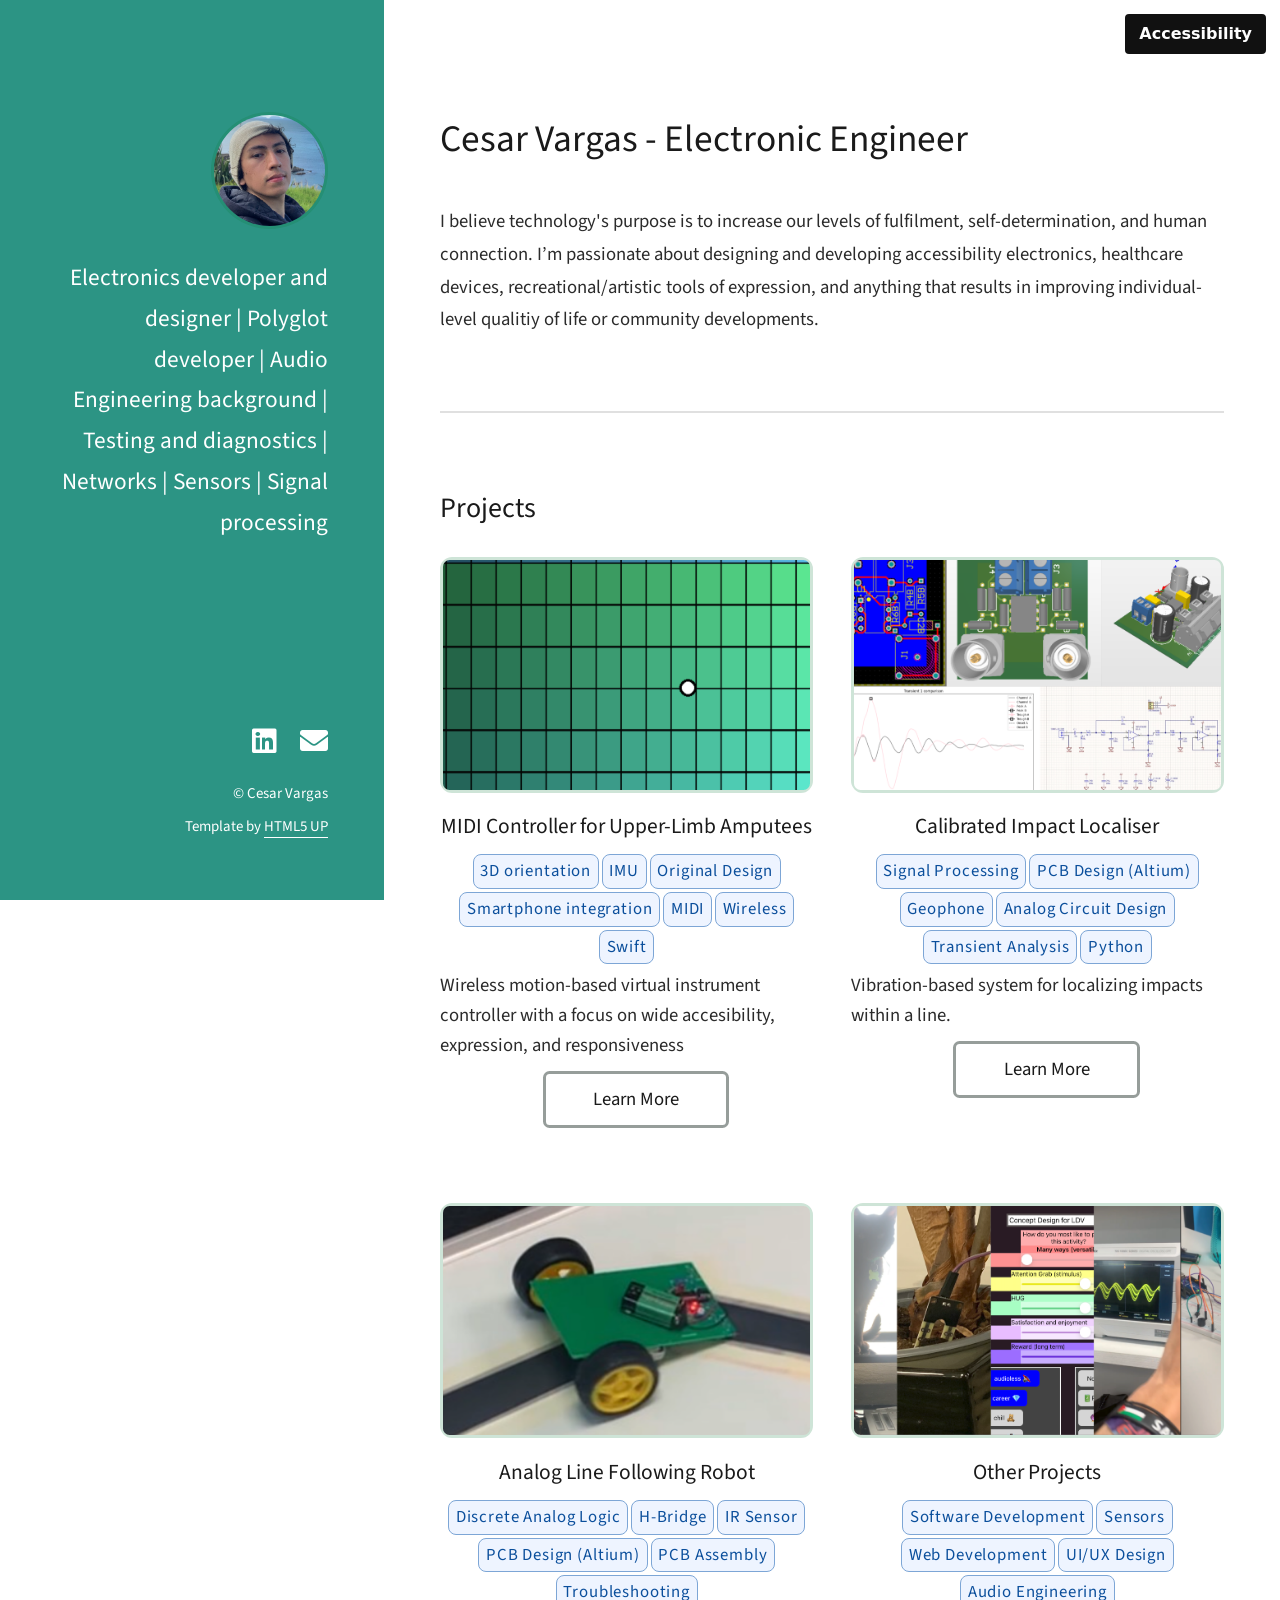
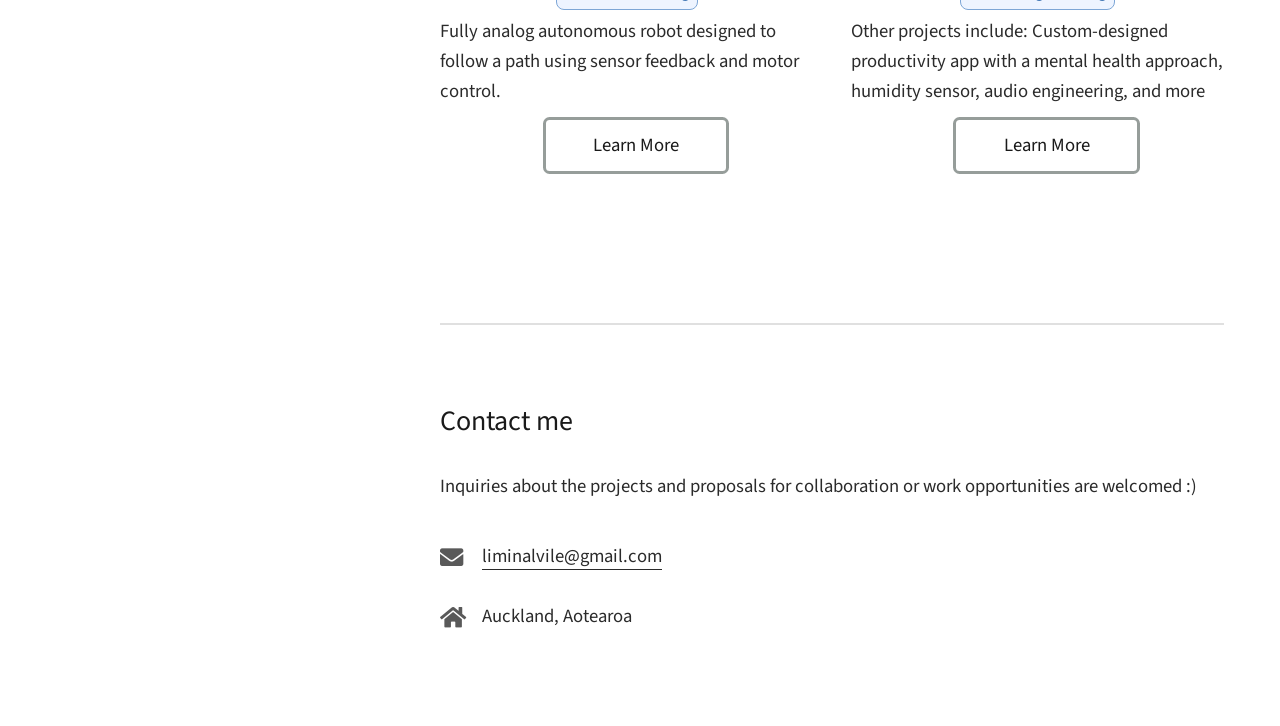
<file: index.html>
<!DOCTYPE HTML>
<!--
	Strata by HTML5 UP
	html5up.net | @ajlkn
	Free for personal and commercial use under the CCA 3.0 license (html5up.net/license)
-->
<html lang="en">
	<head>
		<title>Cesar Vargas — Electronic Engineer Portfolio</title>
		<meta charset="utf-8" />
		<meta name="viewport" content="width=device-width, initial-scale=1" />
		<link rel="stylesheet" href="assets/css/main.css" />
	</head>
	<body class="is-preload">

		<!-- Header -->
			<header id="header">
				<div class="inner">
					<a href="#" class="image avatar" aria-hidden="true" tabindex="-1"><img src="images/avatar.png" alt="" /></a>
					<h1><strong>Electronics developer and designer  <br />
					| Polyglot developer | Audio Engineering background | Testing<br />
					and diagnostics | Networks |<br />
					Sensors | Signal processing</strong></h1>
					<!-- and diagnostics | Networks | Troubleshooting</a>.</h1> -->
				</div>
			</header>

		<!-- Main -->
			<div id="main" role="main">

				<!-- One -->
					<section id="one">
						<header class="major">
							<h2>Cesar Vargas - Electronic Engineer</h2>
						</header>
						<p>I believe technology's purpose is to increase our levels of fulfilment, self-determination, and human connection. I’m passionate about designing and developing accessibility electronics, healthcare devices, recreational/artistic tools of expression, and anything that results in improving individual-level qualitiy of life or community developments.</p>
						<!-- <ul class="actions">
							<li><a href="#" class="button">Learn More</a></li>
						</ul> -->
					</section>

				<!-- Two -->
					<section id="two">
						<h2>Projects</h2>
						<div class="row">
							<article class="col-6 col-12-xsmall work-item">
								<!-- TODO add photo of interface -->
								<a href="images/fulls/ldv_bg.png" class="image fit thumb"><img src="images/thumbs/ldv_tmb.png" alt="Preview image for MIDI Controller for Upper-Limb Amputees; opens a larger view" loading="lazy" /></a>
								<h3>MIDI Controller for Upper-Limb Amputees</h3>
								<div class="project-skills">
									<span class="skill">3D orientation</span>
									<span class="skill">IMU</span>
									<span class="skill">Original Design</span>
									<span class="skill">Smartphone integration</span>
									<span class="skill">MIDI</span>
									<span class="skill">Wireless</span>
									<span class="skill">Swift</span>
								</div>
								<p> Wireless motion-based virtual instrument controller with a focus on wide accesibility, expression, and responsiveness
								<br /> 
								</p>
									<!-- | Development: On-going </p> -->
								<!-- Make it center: -->
								<!-- </div> -->
								<ul class="actions" style="margin-top: 10px;">
									<li><a href="ldv.html" class="button">Learn More</a></li>
								</ul>
							</article>
							<article class="col-6 col-12-xsmall work-item">
								<a href="images/fulls/gp_bg.png" class="image fit thumb"><img src="images/thumbs/gp_tmb.png" alt="Preview image for Calibrated Impact Localiser; opens a larger view" loading="lazy" /></a>
								<h3>Calibrated Impact Localiser</h3>
								<div class="project-skills">
									<span class="skill">Signal Processing</span>
									<span class="skill">PCB Design (Altium)</span>
									<span class="skill">Geophone</span>
									<!-- <span class="skill">Python (NumPy/SciPy)</span> -->
									<span class="skill">Analog Circuit Design</span>
									<span class="skill">Transient Analysis</span>
									<span class="skill">Python</span>
									<!-- <span class="skill">Empirical Calibration</span> -->
								</div>
								<p>Vibration-based system for localizing impacts within a line. <br />  </p>
									<!-- | Development: Finalized </p> -->
								<!-- </div> -->
								<ul class="actions" style="margin-top: 10px;">
									<li><a href="geophone.html" class="button">Learn More</a></li>
								</ul>
							</article>
							<article class="col-6 col-12-xsmall work-item">
								<a href="images/fulls/robot_bg.png" class="image fit thumb"><img src="images/thumbs/robot_tmb.png" alt="Preview image for Analog Line Following Robot; opens a larger view" loading="lazy" /></a>
								<h3>Analog Line Following Robot</h3>
								<div class="project-skills">
									<span class="skill">Discrete Analog Logic</span>
									<span class="skill">H-Bridge</span>
									<!-- <span class="skill">H-Bridge Motor Control</span> -->
									<span class="skill">IR Sensor</span>
									<span class="skill">PCB Design (Altium)</span>
									<span class="skill">PCB Assembly</span>
									<span class="skill">Troubleshooting</span>
								</div>
								<p>Fully analog autonomous robot designed to follow a path using sensor feedback and motor control. <br />  </p>
								<!-- </div> -->
								<ul class="actions" style="margin-top: 10px;">
									<li><a href="robot.html" class="button">Learn More</a></li>
								</ul>
							</article>
							<article class="col-6 col-12-xsmall work-item">
								<a href="images/fulls/other_bg.png" class="image fit thumb"><img src="images/thumbs/other_tmb.png" alt="Preview image for Other Projects; opens a larger view" loading="lazy" /></a>
								<h3>Other Projects</h3>
								<div class="project-skills">
									<span class="skill">Software Development</span>
									<span class="skill">Sensors</span>
									<span class="skill">Web Development</span>
									<span class="skill">UI/UX Design</span>
									<span class="skill">Audio Engineering</span>
								</div>
								<p>Other projects include: Custom-designed productivity app with a mental health approach, humidity sensor, audio engineering, and more <br />  </p>
								<!-- </div> -->
								<ul class="actions" style="margin-top: 10px;">
									<li><a href="other.html" class="button">Learn More</a></li>
								</ul>
							</article>
							<!-- <article class="col-6 col-12-xsmall work-item">
								<a href="images/fulls/05.jpg" class="image fit thumb"><img src="images/thumbs/05.jpg" alt="Preview image for Nunc enim commodo aliquet; opens a larger view" loading="lazy" /></a>
								<h3>Nunc enim commodo aliquet</h3>
								<p>Lorem ipsum dolor sit amet nisl sed nullam feugiat.</p>
							</article> -->
						</div>
						<!-- <ul class="actions">
							<li><a href="#" class="button">Full Portfolio</a></li>
						</ul> -->
					</section>

				<!-- Three -->
					<section id="three">
						<h2>Contact me</h2>
						<p>Inquiries about the projects and proposals for collaboration or work opportunities are welcomed :) </p>
						<!-- <div class="row">
							<div class="col-8 col-12-small">
								<form method="post" action="#">
									<div class="row gtr-uniform gtr-50">
										<div class="col-6 col-12-xsmall"><input type="text" name="name" id="name" placeholder="Name" /></div>
										<div class="col-6 col-12-xsmall"><input type="email" name="email" id="email" placeholder="Email" /></div>
										<div class="col-12"><textarea name="message" id="message" placeholder="Message" rows="4"></textarea></div>
									</div>
								</form>
								<ul class="actions">
									<li><input type="submit" value="Send Message" /></li>
								</ul>
							</div> -->
							<div class="col-4 col-12-small">
								<ul class="labeled-icons">
									<!-- <li>
										<h3 class="icon solid fa-mobile-alt"><span class="label">Phone</span></h3>
										000-000-0000
									</li> -->
									<li>
										<h3 class="icon solid fa-envelope"><span class="label">Email</span></h3>
										<!-- TODO set email just for this, maybe new one, maybe liminalvile@gmail.com-->
										<a href="mailto:liminalvile@gmail.com">liminalvile@gmail.com</a>
									</li>
									<li>
										<h3 class="icon solid fa-home"><span class="label">Address</span></h3>
										<!-- 1234 Somewhere Rd.<br /> -->
										Auckland, Aotearoa<br />
										<!-- United States -->
									</li>
								</ul>
							</div>
						</div>
					</section>

				<!-- Four -->
				<!--
					<section id="four">
						<h2>Elements</h2>

						<section>
							<h4>Text</h4>
							<p>This is <b>bold</b> and this is <strong>strong</strong>. This is <i>italic</i> and this is <em>emphasized</em>.
							This is <sup>superscript</sup> text and this is <sub>subscript</sub> text.
							This is <u>underlined</u> and this is code: <code>for (;;) { ... }</code>. Finally, <a href="#">this is a link</a>.</p>
							<hr />
							<header>
								<h4>Heading with a Subtitle</h4>
								<p>Lorem ipsum dolor sit amet nullam id egestas urna aliquam</p>
							</header>
							<p>Nunc lacinia ante nunc ac lobortis. Interdum adipiscing gravida odio porttitor sem non mi integer non faucibus ornare mi ut ante amet placerat aliquet. Volutpat eu sed ante lacinia sapien lorem accumsan varius montes viverra nibh in adipiscing blandit tempus accumsan.</p>
							<header>
								<h5>Heading with a Subtitle</h5>
								<p>Lorem ipsum dolor sit amet nullam id egestas urna aliquam</p>
							</header>
							<p>Nunc lacinia ante nunc ac lobortis. Interdum adipiscing gravida odio porttitor sem non mi integer non faucibus ornare mi ut ante amet placerat aliquet. Volutpat eu sed ante lacinia sapien lorem accumsan varius montes viverra nibh in adipiscing blandit tempus accumsan.</p>
							<hr />
							<h2>Heading Level 2</h2>
							<h3>Heading Level 3</h3>
							<h4>Heading Level 4</h4>
							<h5>Heading Level 5</h5>
							<h6>Heading Level 6</h6>
							<hr />
							<h5>Blockquote</h5>
							<blockquote>Fringilla nisl. Donec accumsan interdum nisi, quis tincidunt felis sagittis eget tempus euismod. Vestibulum ante ipsum primis in faucibus vestibulum. Blandit adipiscing eu felis iaculis volutpat ac adipiscing accumsan faucibus. Vestibulum ante ipsum primis in faucibus lorem ipsum dolor sit amet nullam adipiscing eu felis.</blockquote>
							<h5>Preformatted</h5>
							<pre><code>i = 0;

while (!deck.isInOrder()) {
print 'Iteration ' + i;
deck.shuffle();
i++;
}

print 'It took ' + i + ' iterations to sort the deck.';</code></pre>
						</section>

						<section>
							<h4>Lists</h4>
							<div class="row">
								<div class="col-6 col-12-xsmall">
									<h5>Unordered</h5>
									<ul>
										<li>Dolor pulvinar etiam magna etiam.</li>
										<li>Sagittis adipiscing lorem eleifend.</li>
										<li>Felis enim feugiat dolore viverra.</li>
									</ul>
									<h5>Alternate</h5>
									<ul class="alt">
										<li>Dolor pulvinar etiam magna etiam.</li>
										<li>Sagittis adipiscing lorem eleifend.</li>
										<li>Felis enim feugiat dolore viverra.</li>
									</ul>
								</div>
								<div class="col-6 col-12-xsmall">
									<h5>Ordered</h5>
									<ol>
										<li>Dolor pulvinar etiam magna etiam.</li>
										<li>Etiam vel felis at lorem sed viverra.</li>
										<li>Felis enim feugiat dolore viverra.</li>
										<li>Dolor pulvinar etiam magna etiam.</li>
										<li>Etiam vel felis at lorem sed viverra.</li>
										<li>Felis enim feugiat dolore viverra.</li>
									</ol>
									<h5>Icons</h5>
									<ul class="icons">
										<li><a href="#" class="icon brands fa-twitter"><span class="label">Twitter</span></a></li>
										<li><a href="#" class="icon brands fa-facebook-f"><span class="label">Facebook</span></a></li>
										<li><a href="#" class="icon brands fa-instagram"><span class="label">Instagram</span></a></li>
										<li><a href="#" class="icon brands fa-github"><span class="label">Github</span></a></li>
										<li><a href="#" class="icon brands fa-dribbble"><span class="label">Dribbble</span></a></li>
										<li><a href="#" class="icon brands fa-tumblr"><span class="label">Tumblr</span></a></li>
									</ul>
								</div>
							</div>
							<h5>Actions</h5>
							<ul class="actions">
								<li><a href="#" class="button primary">Default</a></li>
								<li><a href="#" class="button">Default</a></li>
							</ul>
							<ul class="actions small">
								<li><a href="#" class="button primary small">Small</a></li>
								<li><a href="#" class="button small">Small</a></li>
							</ul>
							<div class="row">
								<div class="col-6 col-12-small">
									<ul class="actions stacked">
										<li><a href="#" class="button primary">Default</a></li>
										<li><a href="#" class="button">Default</a></li>
									</ul>
								</div>
								<div class="col-6 col-12-small">
									<ul class="actions stacked">
										<li><a href="#" class="button primary small">Small</a></li>
										<li><a href="#" class="button small">Small</a></li>
									</ul>
								</div>
								<div class="col-6 col-12-small">
									<ul class="actions stacked">
										<li><a href="#" class="button primary fit">Default</a></li>
										<li><a href="#" class="button fit">Default</a></li>
									</ul>
								</div>
								<div class="col-6 col-12-small">
									<ul class="actions stacked">
										<li><a href="#" class="button primary small fit">Small</a></li>
										<li><a href="#" class="button small fit">Small</a></li>
									</ul>
								</div>
							</div>
						</section>

						<section>
							<h4>Table</h4>
							<h5>Default</h5>
							<div class="table-wrapper">
								<table>
									<thead>
										<tr>
											<th>Name</th>
											<th>Description</th>
											<th>Price</th>
										</tr>
									</thead>
									<tbody>
										<tr>
											<td>Item One</td>
											<td>Ante turpis integer aliquet porttitor.</td>
											<td>29.99</td>
										</tr>
										<tr>
											<td>Item Two</td>
											<td>Vis ac commodo adipiscing arcu aliquet.</td>
											<td>19.99</td>
										</tr>
										<tr>
											<td>Item Three</td>
											<td> Morbi faucibus arcu accumsan lorem.</td>
											<td>29.99</td>
										</tr>
										<tr>
											<td>Item Four</td>
											<td>Vitae integer tempus condimentum.</td>
											<td>19.99</td>
										</tr>
										<tr>
											<td>Item Five</td>
											<td>Ante turpis integer aliquet porttitor.</td>
											<td>29.99</td>
										</tr>
									</tbody>
									<tfoot>
										<tr>
											<td colspan="2"></td>
											<td>100.00</td>
										</tr>
									</tfoot>
								</table>
							</div>

							<h5>Alternate</h5>
							<div class="table-wrapper">
								<table class="alt">
									<thead>
										<tr>
											<th>Name</th>
											<th>Description</th>
											<th>Price</th>
										</tr>
									</thead>
									<tbody>
										<tr>
											<td>Item One</td>
											<td>Ante turpis integer aliquet porttitor.</td>
											<td>29.99</td>
										</tr>
										<tr>
											<td>Item Two</td>
											<td>Vis ac commodo adipiscing arcu aliquet.</td>
											<td>19.99</td>
										</tr>
										<tr>
											<td>Item Three</td>
											<td> Morbi faucibus arcu accumsan lorem.</td>
											<td>29.99</td>
										</tr>
										<tr>
											<td>Item Four</td>
											<td>Vitae integer tempus condimentum.</td>
											<td>19.99</td>
										</tr>
										<tr>
											<td>Item Five</td>
											<td>Ante turpis integer aliquet porttitor.</td>
											<td>29.99</td>
										</tr>
									</tbody>
									<tfoot>
										<tr>
											<td colspan="2"></td>
											<td>100.00</td>
										</tr>
									</tfoot>
								</table>
							</div>
						</section>

						<section>
							<h4>Buttons</h4>
							<ul class="actions">
								<li><a href="#" class="button primary">Primary</a></li>
								<li><a href="#" class="button">Default</a></li>
							</ul>
							<ul class="actions">
								<li><a href="#" class="button large">Large</a></li>
								<li><a href="#" class="button">Default</a></li>
								<li><a href="#" class="button small">Small</a></li>
							</ul>
							<ul class="actions fit">
								<li><a href="#" class="button primary fit">Fit</a></li>
								<li><a href="#" class="button fit">Fit</a></li>
							</ul>
							<ul class="actions fit small">
								<li><a href="#" class="button primary fit small">Fit + Small</a></li>
								<li><a href="#" class="button fit small">Fit + Small</a></li>
							</ul>
							<ul class="actions">
								<li><a href="#" class="button primary icon solid fa-download">Icon</a></li>
								<li><a href="#" class="button icon solid fa-download">Icon</a></li>
							</ul>
							<ul class="actions">
								<li><span class="button primary disabled">Primary</span></li>
								<li><span class="button disabled">Default</span></li>
							</ul>
						</section>

						<section>
							<h4>Form</h4>
							<form method="post" action="#">
								<div class="row gtr-uniform gtr-50">
									<div class="col-6 col-12-xsmall">
										<input type="text" name="demo-name" id="demo-name" value="" placeholder="Name" />
									</div>
									<div class="col-6 col-12-xsmall">
										<input type="email" name="demo-email" id="demo-email" value="" placeholder="Email" />
									</div>
									<div class="col-12">
										<select name="demo-category" id="demo-category">
											<option value="">- Category -</option>
											<option value="1">Manufacturing</option>
											<option value="1">Shipping</option>
											<option value="1">Administration</option>
											<option value="1">Human Resources</option>
										</select>
									</div>
									<div class="col-4 col-12-small">
										<input type="radio" id="demo-priority-low" name="demo-priority" checked>
										<label for="demo-priority-low">Low Priority</label>
									</div>
									<div class="col-4 col-12-small">
										<input type="radio" id="demo-priority-normal" name="demo-priority">
										<label for="demo-priority-normal">Normal Priority</label>
									</div>
									<div class="col-4 col-12-small">
										<input type="radio" id="demo-priority-high" name="demo-priority">
										<label for="demo-priority-high">High Priority</label>
									</div>
									<div class="col-6 col-12-small">
										<input type="checkbox" id="demo-copy" name="demo-copy">
										<label for="demo-copy">Email me a copy of this message</label>
									</div>
									<div class="col-6 col-12-small">
										<input type="checkbox" id="demo-human" name="demo-human" checked>
										<label for="demo-human">I am a human and not a robot</label>
									</div>
									<div class="col-12">
										<textarea name="demo-message" id="demo-message" placeholder="Enter your message" rows="6"></textarea>
									</div>
									<div class="col-12">
										<ul class="actions">
											<li><input type="submit" value="Send Message" class="primary" /></li>
											<li><input type="reset" value="Reset" /></li>
										</ul>
									</div>
								</div>
							</form>
						</section>

						<section>
							<h4>Image</h4>
							<h5>Fit</h5>
							<div class="box alt">
								<div class="row gtr-50 gtr-uniform">
									<div class="col-12"><span class="image fit"><img src="images/fulls/05.jpg" alt="" /></span></div>
									<div class="col-4"><span class="image fit"><img src="images/thumbs/01.jpg" alt="" /></span></div>
									<div class="col-4"><span class="image fit"><img src="images/thumbs/02.jpg" alt="" /></span></div>
									<div class="col-4"><span class="image fit"><img src="images/thumbs/03.jpg" alt="" /></span></div>
									<div class="col-4"><span class="image fit"><img src="images/thumbs/04.jpg" alt="" /></span></div>
									<div class="col-4"><span class="image fit"><img src="images/thumbs/05.jpg" alt="" /></span></div>
									<div class="col-4"><span class="image fit"><img src="images/thumbs/06.jpg" alt="" /></span></div>
									<div class="col-4"><span class="image fit"><img src="images/thumbs/03.jpg" alt="" /></span></div>
									<div class="col-4"><span class="image fit"><img src="images/thumbs/02.jpg" alt="" /></span></div>
									<div class="col-4"><span class="image fit"><img src="images/thumbs/01.jpg" alt="" /></span></div>
								</div>
							</div>
							<h5>Left &amp; Right</h5>
							<p><span class="image left"><img src="images/avatar.jpg" alt="" /></span>Fringilla nisl. Donec accumsan interdum nisi, quis tincidunt felis sagittis eget. tempus euismod. Vestibulum ante ipsum primis in faucibus vestibulum. Blandit adipiscing eu felis iaculis volutpat ac adipiscing accumsan eu faucibus. Integer ac pellentesque praesent tincidunt felis sagittis eget. tempus euismod. Vestibulum ante ipsum primis in faucibus vestibulum. Blandit adipiscing eu felis iaculis volutpat ac adipiscing accumsan eu faucibus. Integer ac pellentesque praesent. Donec accumsan interdum nisi, quis tincidunt felis sagittis eget. tempus euismod. Vestibulum ante ipsum primis in faucibus vestibulum. Blandit adipiscing eu felis iaculis volutpat ac adipiscing accumsan eu faucibus. Integer ac pellentesque praesent tincidunt felis sagittis eget. tempus euismod. Vestibulum ante ipsum primis in faucibus vestibulum. Blandit adipiscing eu felis iaculis volutpat ac adipiscing accumsan eu faucibus. Integer ac pellentesque praesent.</p>
							<p><span class="image right"><img src="images/avatar.jpg" alt="" /></span>Fringilla nisl. Donec accumsan interdum nisi, quis tincidunt felis sagittis eget. tempus euismod. Vestibulum ante ipsum primis in faucibus vestibulum. Blandit adipiscing eu felis iaculis volutpat ac adipiscing accumsan eu faucibus. Integer ac pellentesque praesent tincidunt felis sagittis eget. tempus euismod. Vestibulum ante ipsum primis in faucibus vestibulum. Blandit adipiscing eu felis iaculis volutpat ac adipiscing accumsan eu faucibus. Integer ac pellentesque praesent. Donec accumsan interdum nisi, quis tincidunt felis sagittis eget. tempus euismod. Vestibulum ante ipsum primis in faucibus vestibulum. Blandit adipiscing eu felis iaculis volutpat ac adipiscing accumsan eu faucibus. Integer ac pellentesque praesent tincidunt felis sagittis eget. tempus euismod. Vestibulum ante ipsum primis in faucibus vestibulum. Blandit adipiscing eu felis iaculis volutpat ac adipiscing accumsan eu faucibus. Integer ac pellentesque praesent.</p>
						</section>

					</section>
				-->

			</div>

		<!-- Footer -->
			<footer id="footer">
				<div class="inner">
					<ul class="icons">
						<li><a href="https://linkedin.com/in/cesarldv" target="_blank" rel="noopener noreferrer" class="icon brands fa-linkedin"><span class="label">LinkedIn</span></a></li>
						<!-- <li><a href="#" class="icon brands fa-github"><span class="label">Github</span></a></li> -->
						<!-- <li><a href="#" class="icon brands fa-dribbble"><span class="label">Dribbble</span></a></li> -->
						<li><a href="mailto:liminalvile@gmail.com" class="icon solid fa-envelope"><span class="label">Email</span></a></li>
					</ul>
					<ul class="copyright">
						<li>&copy; Cesar Vargas</li><li>Template by <a href="http://html5up.net" target="_blank" rel="noopener noreferrer">HTML5 UP</a></li>
					</ul>
				</div>
			</footer>

		<!-- Scripts -->
			<script src="assets/js/jquery.min.js"></script>
			<script src="assets/js/jquery.poptrox.min.js"></script>
			<script src="assets/js/browser.min.js"></script>
			<script src="assets/js/breakpoints.min.js"></script>
			<script src="assets/js/util.js"></script>
			<script src="assets/js/main.js"></script>
			<script src="assets/js/index-lightbox.js"></script>
			<script src="assets/js/a11y.js"></script>

	</body>
</html>
</file>
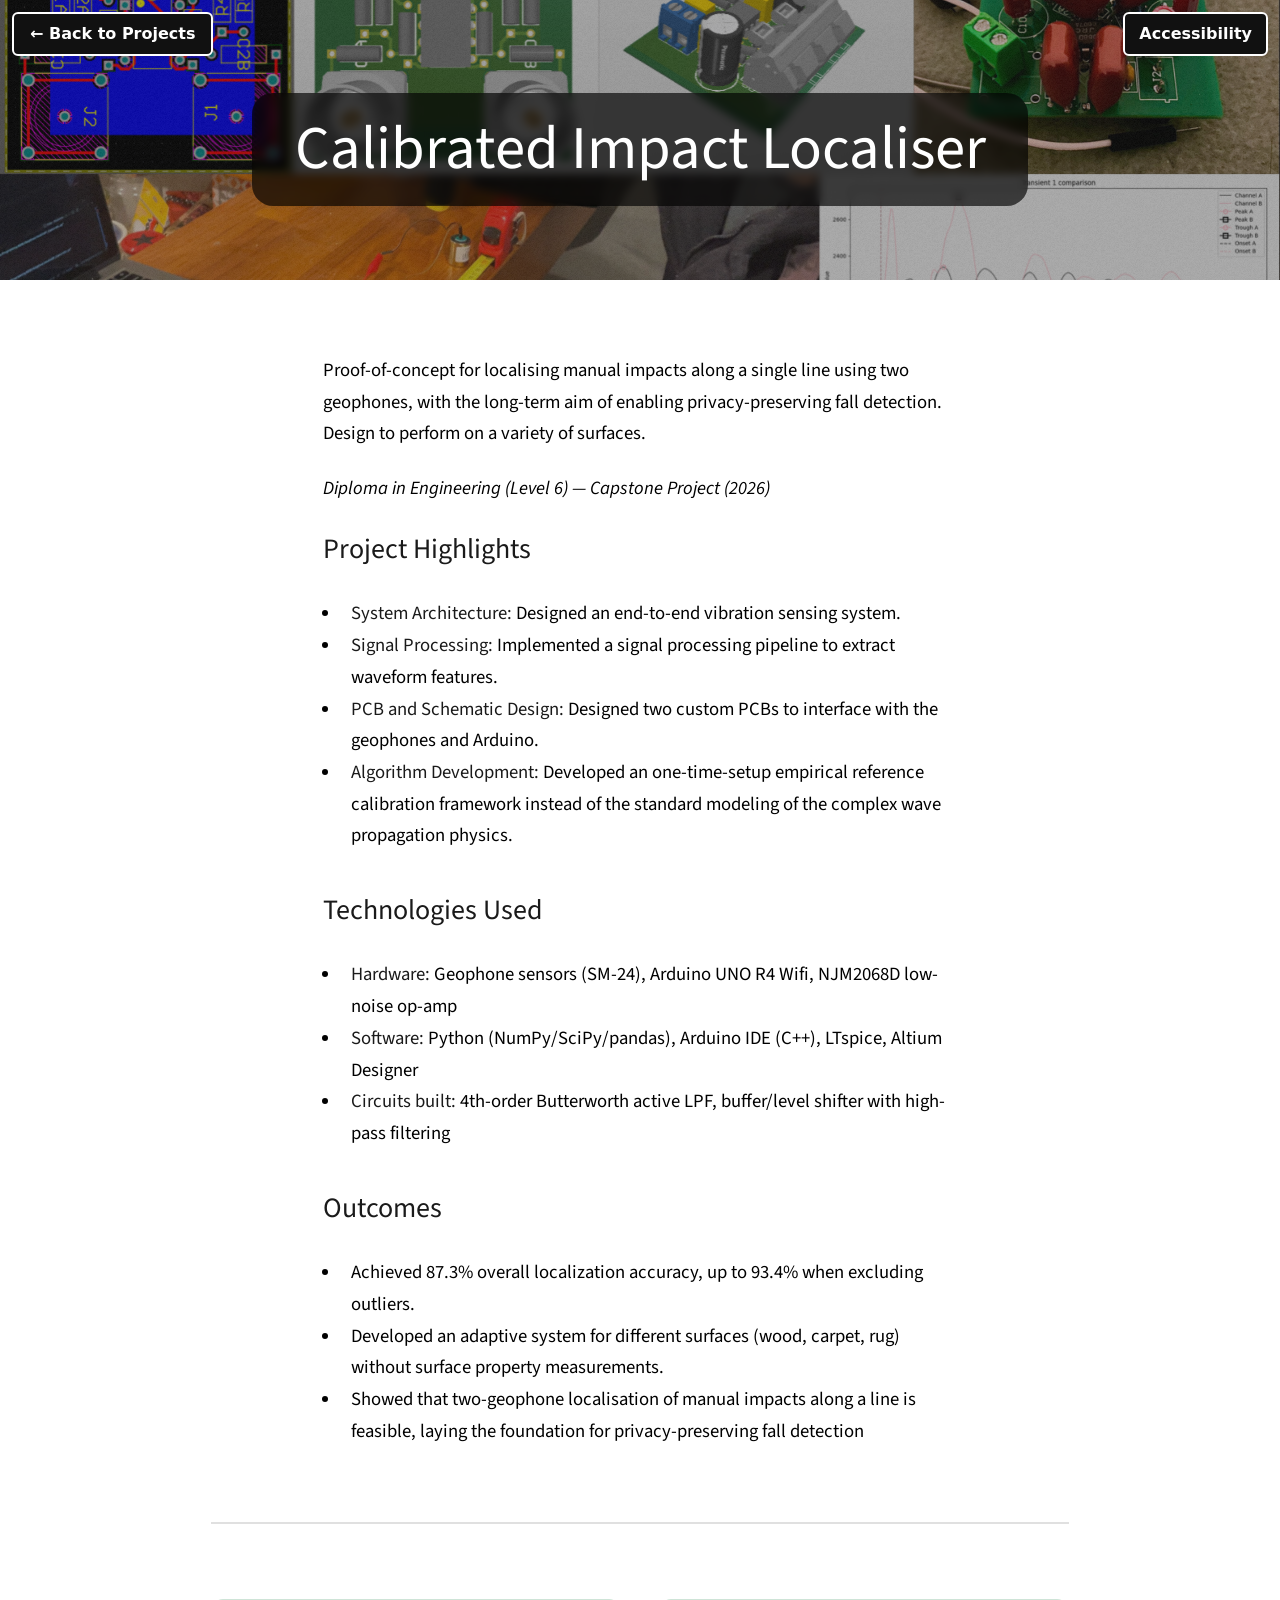
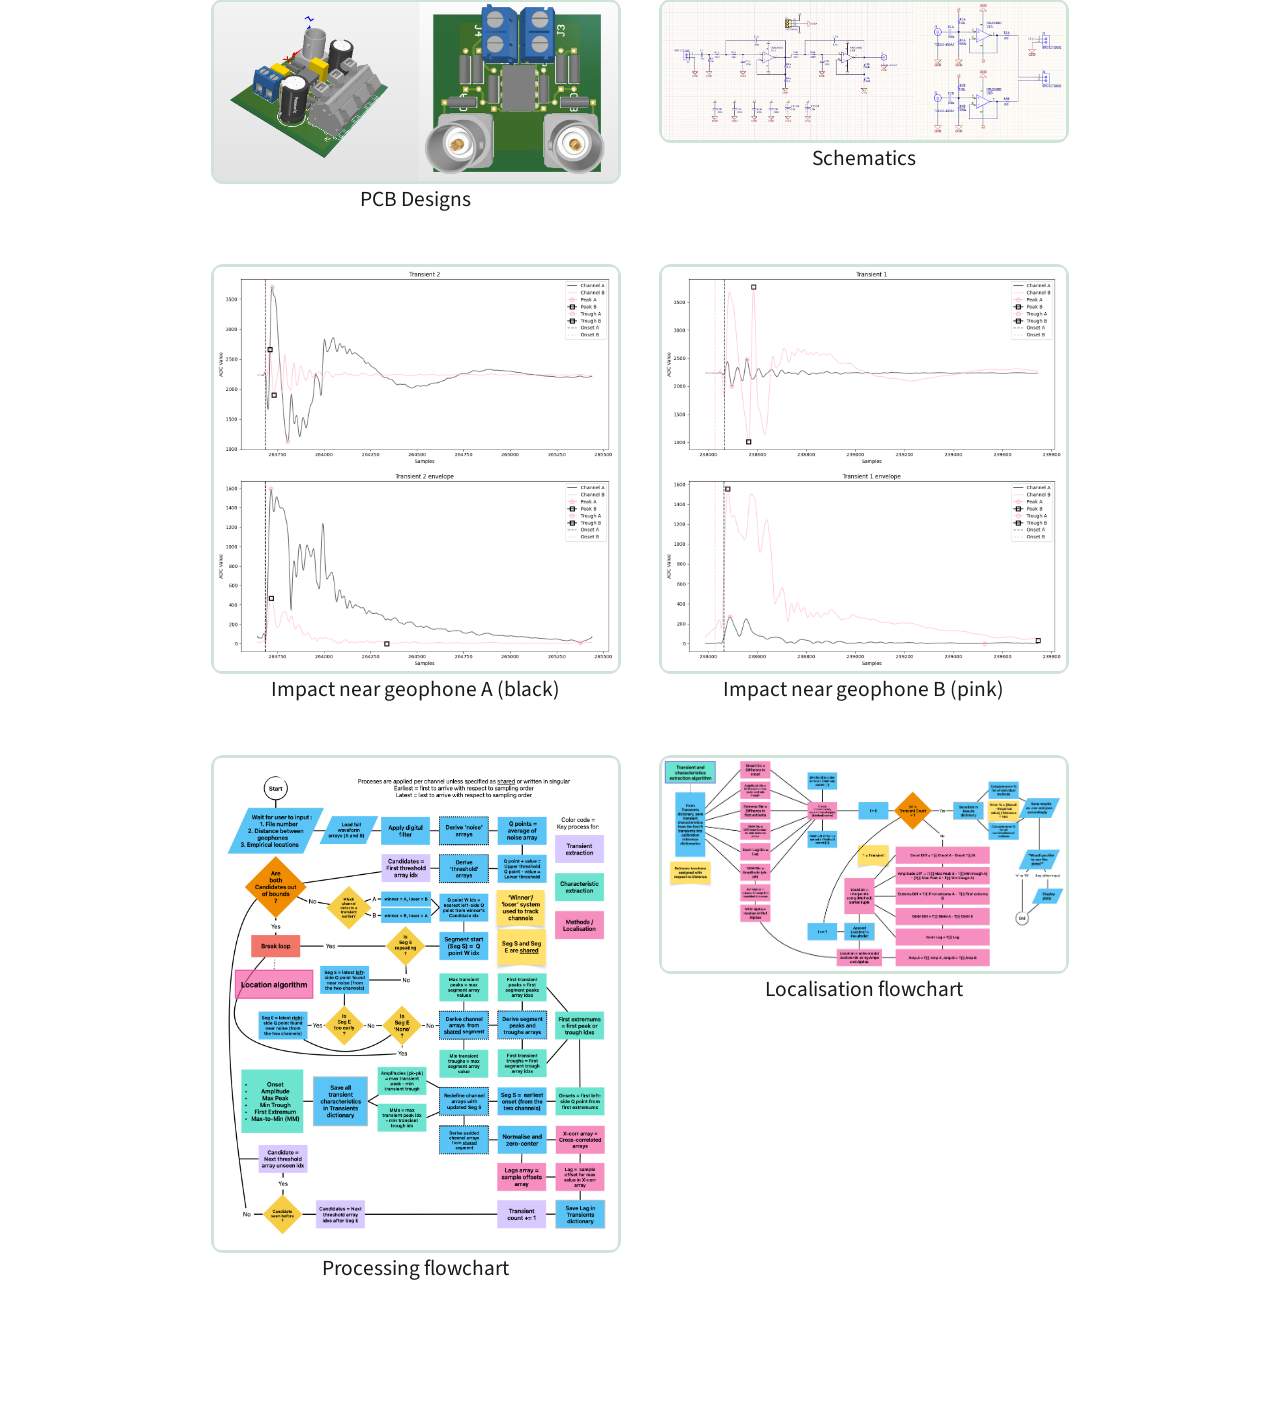
<file: geophone.html>
<!DOCTYPE HTML>
<html lang="en">
	<head>
		<title>Calibrated Impact Localiser — Cesar Vargas</title>
		<meta charset="utf-8" />
		<meta name="viewport" content="width=device-width, initial-scale=1" />
		<link rel="stylesheet" href="assets/css/main.css" />
		<link rel="stylesheet" href="assets/css/project.css" />
		<style>
			#hero { background-image: url("assets/css/images/overlay.png"), url("images/gp/gp_bg.png"); }
		</style>
	</head>
	<body class="is-preload">

		<a class="back-link" href="index.html#two"><span aria-hidden="true">←</span>&nbsp;Back to Projects</a>

		<!-- Title -->
			<header id="hero">
				<h1>Calibrated Impact Localiser</h1>
			</header>

		<main class="page" id="content">

			<!-- Text -->
				<section>
					<div class="reading">
						<p>Proof‑of‑concept for localising manual impacts along a single line using two geophones, with the long‑term aim of enabling privacy‑preserving fall detection. Design to perform on a variety of surfaces.</p>
						<p><em>Diploma in Engineering (Level 6) — Capstone Project (2026)</em></p>
						<h2>Project Highlights</h2>
						<ul>
						<li><strong>System Architecture:</strong> Designed an end-to-end vibration sensing system.</li>
						<li><strong>Signal Processing:</strong> Implemented a signal processing pipeline to extract waveform features.</li>
						<li><strong>PCB and Schematic Design:</strong> Designed two custom PCBs to interface with the geophones and Arduino.</li>
						<li><strong>Algorithm Development:</strong> Developed an one-time-setup empirical reference calibration framework instead of the standard modeling of the complex wave propagation physics.</li>
						</ul>
						<h2>Technologies Used</h2>
						<ul>
						<li><strong>Hardware:</strong> Geophone sensors (SM-24), Arduino UNO R4 Wifi, NJM2068D low-noise op-amp</li>
						<li><strong>Software:</strong> Python (NumPy/SciPy/pandas), Arduino IDE (C++), LTspice, Altium Designer</li>
						<li><strong>Circuits built:</strong> 4th-order Butterworth active LPF, buffer/level shifter with high-pass filtering</li>
						<!-- <li><strong>Tools:</strong> Oscilloscope, Multimeter, Breadboard, Soldering Iron</li> -->
						</ul>						
						<h2>Outcomes</h2>
						<ul>
						<li>Achieved 87.3% overall localization accuracy, up to 93.4% when excluding outliers.</li>
						<li>Developed an adaptive system for different surfaces (wood, carpet, rug) without surface property measurements.</li>
						<li>Showed that two-geophone localisation of manual impacts along a line is feasible, laying the foundation for privacy-preserving fall detection</li>
						</ul>
					</div>
				</section>

			<!-- Video: replace VIDEO_ID with the part after "v=" in the YouTube link -->
				<!-- <section>
					<div class="video">
						<iframe src="https://www.youtube.com/embed/VIDEO_ID" title="Project video" loading="lazy" allow="accelerometer; autoplay; clipboard-write; encrypted-media; gyroscope; picture-in-picture" allowfullscreen></iframe>
					</div>
				</section> -->

			<!-- Pictures -->
				<section id="gallery">
					<div class="row">
						<article class="col-6 col-12-xsmall work-item">
							<a href="images/gp/01.png" class="image fit thumb" data-caption="Left: Active Low-Pass Filter (single channel) | Right: Buffer/level shifter with high-pass filtering (dual channel)"><img src="images/gp/01.png" alt="PCB Designs: Left: Active Low-Pass Filter (single channel) | Right: Buffer/level shifter with high-pass filtering" loading (dual channel)="lazy" /></a>
							<h3>PCB Designs</h3>
						</article>
						<article class="col-6 col-12-xsmall work-item">
							<a href="images/gp/02.png" class="image fit thumb" data-caption="Left: Active Low-Pass Filter (single channel) | Right: buffer/level shifter with high-pass filtering (dual channel)"><img src="images/gp/02.png" alt="Schematics: Left: Active Low-Pass Filter (single channel) | Right: Buffer/level shifter with high-pass filtering" loading (dual channel)="lazy" /></a>
							<h3>Schematics</h3>
						</article>
						<article class="col-6 col-12-xsmall work-item">
							<a href="images/gp/03.png" class="image fit thumb" data-caption="Impact near geophone A (black)"><img src="images/gp/03.png" alt="Impact near geophone A (black)" loading="lazy" /></a>
							<h3>Impact near geophone A (black)</h3>
						</article>
						<article class="col-6 col-12-xsmall work-item">
							<a href="images/gp/04.png" class="image fit thumb" data-caption="Impact near geophone B (pink)"><img src="images/gp/04.png" alt="Impact near geophone B (pink)" loading="lazy" /></a>
							<h3>Impact near geophone B (pink)</h3>
						</article>
						<article class="col-6 col-12-xsmall work-item">
							<a href="images/gp/05.png" class="image fit thumb" data-caption="Transient and characteristic extraction algorithm"><img src="images/gp/05.png" alt="Processing flowchart: Transient and characteristic extraction algorithm" loading="lazy" /></a>
							<h3>Processing flowchart</h3>
						</article>
						<article class="col-6 col-12-xsmall work-item">
							<a href="images/gp/06.png" class="image fit thumb" data-caption="Localisation algorithm"><img src="images/gp/06.png" alt="Localisation flowchart: Localisation algorithm" loading="lazy" /></a>
							<h3>Localisation flowchart</h3>
						</article>
					</div>
				</section>

		</main>

		<script src="assets/js/jquery.min.js"></script>
		<script src="assets/js/jquery.poptrox.min.js"></script>
		<script src="assets/js/browser.min.js"></script>
		<script src="assets/js/project.js"></script>
		<script src="assets/js/a11y.js"></script>

	</body>
</html>
</file>
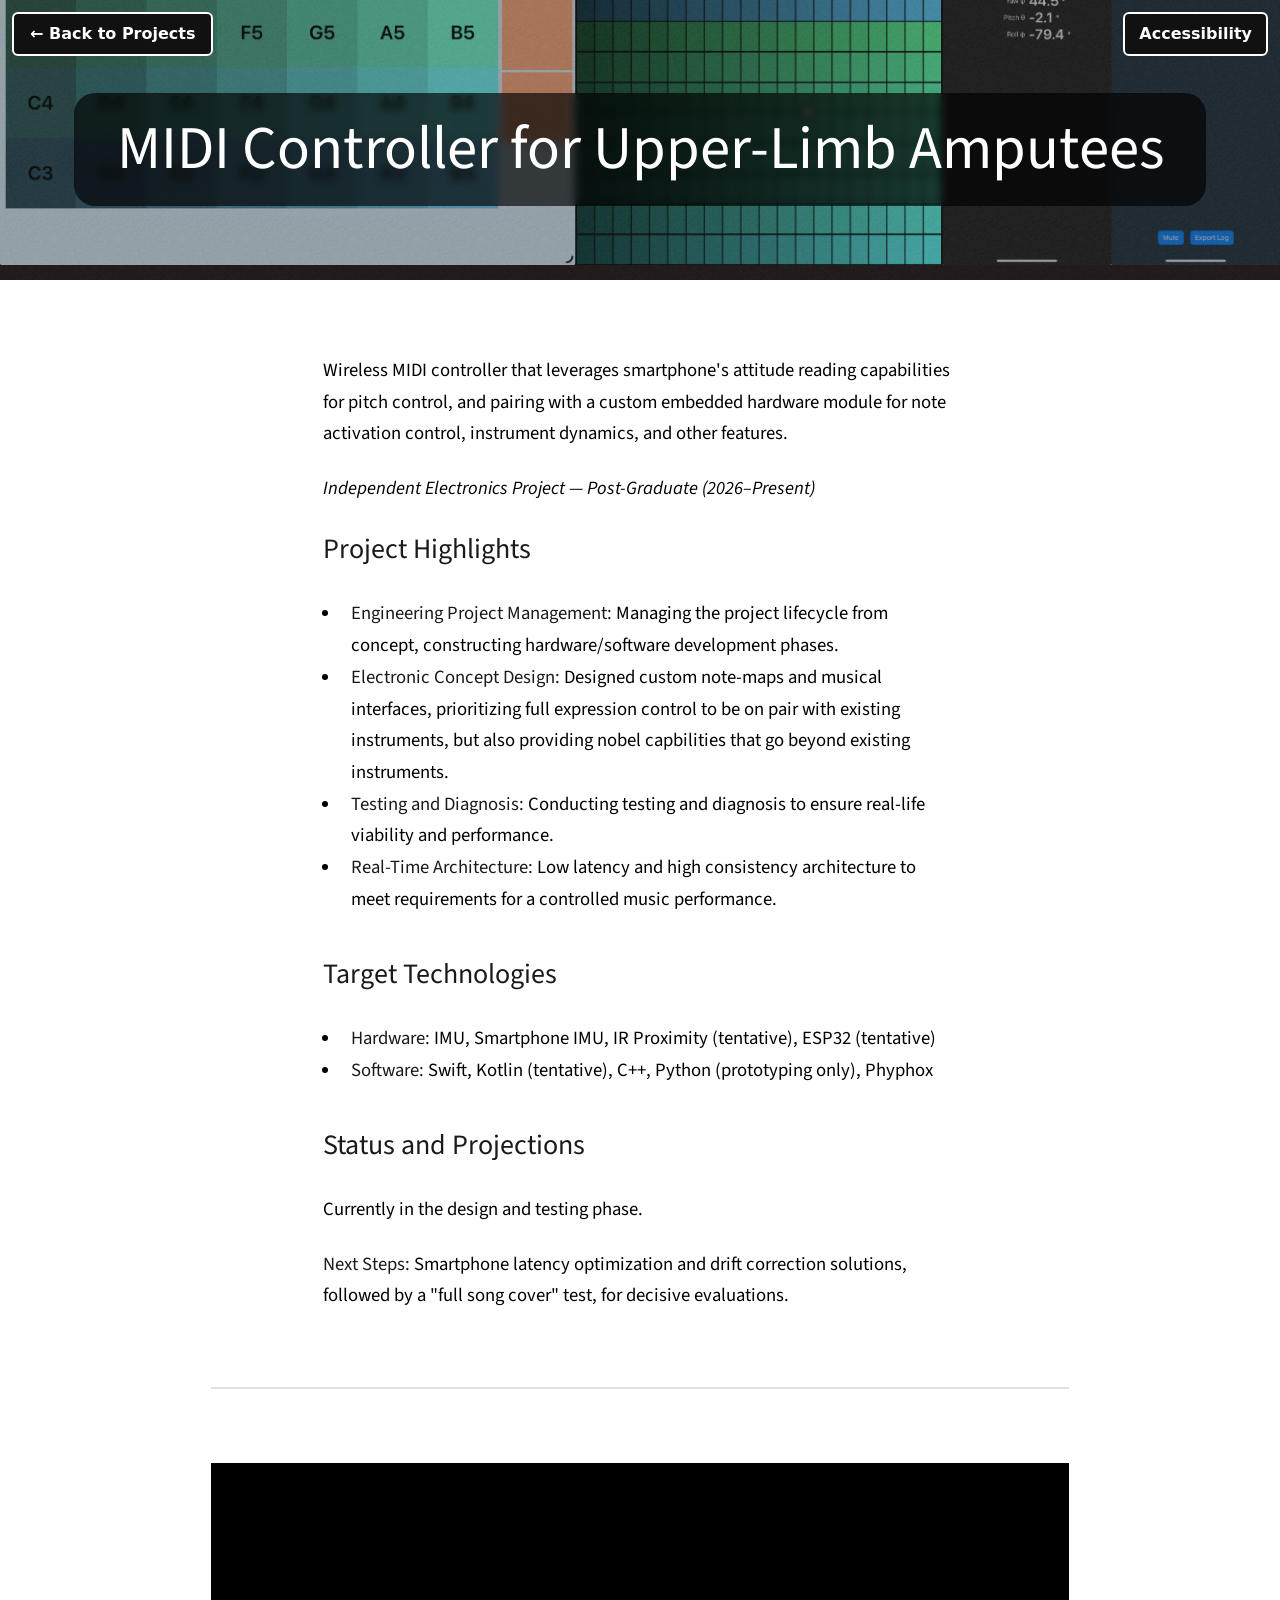
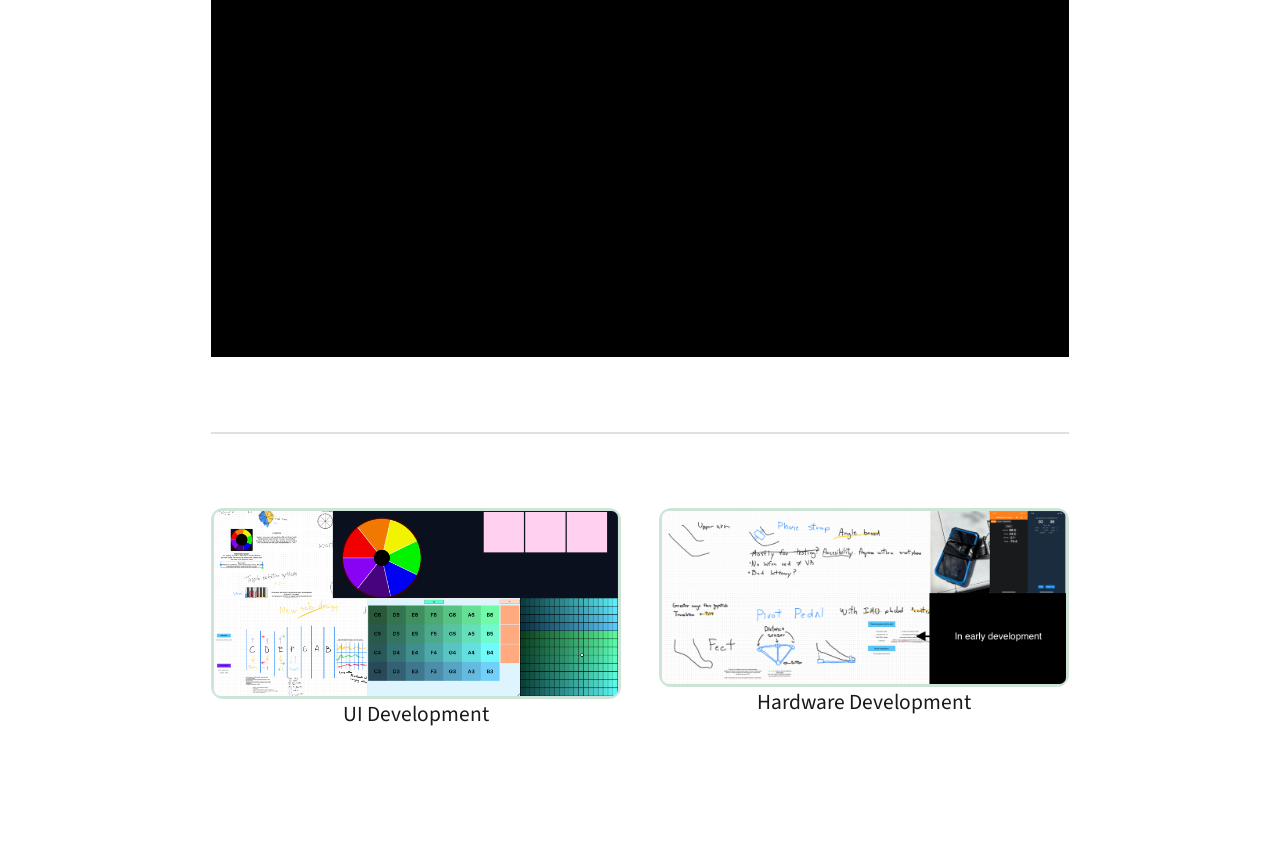
<file: ldv.html>
<!DOCTYPE HTML>
<html lang="en">
	<head>
		<title>MIDI Controller for Upper-Limb Amputees — Cesar Vargas</title>
		<meta charset="utf-8" />
		<meta name="viewport" content="width=device-width, initial-scale=1" />
		<link rel="stylesheet" href="assets/css/main.css" />
		<link rel="stylesheet" href="assets/css/project.css" />
		<style>
			#hero { background-image: url("assets/css/images/overlay.png"), url("images/ldv/ldv_bg.png"); }
		</style>
	</head>
	<body class="is-preload">

		<a class="back-link" href="index.html#two"><span aria-hidden="true">←</span>&nbsp;Back to Projects</a>

		<!-- Title -->
			<header id="hero">
				<h1>MIDI Controller for Upper-Limb Amputees</h1>
			</header>

		<main class="page" id="content">

			<!-- Text -->
				<section>
					<div class="reading">
						<p>Wireless MIDI controller that leverages smartphone's attitude reading capabilities for pitch control, and pairing with a custom embedded hardware module for note activation control, instrument dynamics, and other features.</p>
						<!-- <strong>Project goals: Expresive user control, none-restrictive for singing</strong> -->
						<p><em>Independent Electronics Project — Post-Graduate (2026–Present)</em></p>
						<h2>Project Highlights</h2>
						<ul>
						<li><strong>Engineering Project Management:</strong> Managing the project lifecycle from concept, constructing hardware/software development phases.</li>
						<li><strong>Electronic Concept Design:</strong> Designed custom note-maps and musical interfaces, prioritizing full expression control to be on pair with existing instruments, but also providing nobel capbilities that go beyond existing instruments.</li>
						<li><strong>Testing and Diagnosis:</strong> Conducting testing and diagnosis to ensure real-life viability and performance.</li>
						<li><strong>Real-Time Architecture:</strong> Low latency and high consistency architecture to meet requirements for a controlled music performance.</li>
						</ul>
						<h2>Target Technologies</h2>
						<ul>
						<li><strong>Hardware:</strong> IMU, Smartphone IMU, IR Proximity (tentative), ESP32 (tentative)</li>
						<li><strong>Software:</strong> Swift, Kotlin (tentative), C++, Python (prototyping only), Phyphox</li>
						<!-- <li><strong>Circuits:</strong> 4th-order Butterworth active LPF, Unity-Gain High-Pass Filter</li> -->
						<!-- <li><strong>Tools:</strong> Oscilloscope, Multimeter, Breadboard, Soldering Iron</li> -->
						</ul>						
						<h2>Status and Projections</h2>
						<p>Currently in the design and testing phase.</p>
						<p><strong>Next Steps:</strong> Smartphone latency optimization and drift correction solutions, followed by a "full song cover" test, for decisive evaluations.</p>
					</div>
				</section>

			<!-- Video: replace VIDEO_ID with the part after "v=" in the YouTube link -->
				<section>
					<div class="video">
						<iframe src="https://www.youtube.com/embed/B9ARI6DZb9o" title="Project video" loading="lazy" allow="accelerometer; autoplay; clipboard-write; encrypted-media; gyroscope; picture-in-picture" allowfullscreen></iframe>
					</div>
				</section>

			<!-- Pictures -->
				<section id="gallery">
					<div class="row">
						<article class="col-6 col-12-xsmall work-item">
							<a href="images/ldv/ui.png" class="image fit thumb" data-caption="Left: Concept planning | Right: Functional UI prototypes"><img src="images/ldv/ui.png" alt="UI Development: Left: Concept planning | Right: Functional UI prototypes" loading="lazy" /></a>
							<h3>UI Development</h3>
						</article>
						<article class="col-6 col-12-xsmall work-item">
							<a href="images/ldv/hw.png" class="image fit thumb" data-caption="Left: Concept planning | Right: Execution in Phyphox and as a custom app"><img src="images/ldv/hw.png" alt="Hardware Development: Left: Concept planning | Right: Execution in Phyphox and as a custom app" loading="lazy" /></a>
							<h3>Hardware Development</h3>
						</article>
						<!-- <article class="col-6 col-12-xsmall work-item">
							<a href="images/gp/03.png" class="image fit thumb" data-caption="Impact near geophone A (black)"><img src="images/gp/03.png" alt="Impact near geophone A (black)" loading="lazy" /></a>
							<h3>Impact near geophone A (black)</h3>
						</article>
						<article class="col-6 col-12-xsmall work-item">
							<a href="images/gp/04.png" class="image fit thumb" data-caption="Impact near geophone B (pink)"><img src="images/gp/04.png" alt="Impact near geophone B (pink)" loading="lazy" /></a>
							<h3>Impact near geophone B (pink)</h3>
						</article>
						<article class="col-6 col-12-xsmall work-item">
							<a href="images/gp/05.png" class="image fit thumb" data-caption="Transient and characteristic extraction algorithm"><img src="images/gp/05.png" alt="Processing flowchart: Transient and characteristic extraction algorithm" loading="lazy" /></a>
							<h3>Processing flowchart</h3>
						</article>
						<article class="col-6 col-12-xsmall work-item">
							<a href="images/gp/06.png" class="image fit thumb" data-caption="Localisation algorithm"><img src="images/gp/06.png" alt="Localisation flowchart: Localisation algorithm" loading="lazy" /></a>
							<h3>Localisation flowchart</h3>
						</article> -->
					</div>
				</section>

		</main>

		<script src="assets/js/jquery.min.js"></script>
		<script src="assets/js/jquery.poptrox.min.js"></script>
		<script src="assets/js/browser.min.js"></script>
		<script src="assets/js/project.js"></script>
		<script src="assets/js/a11y.js"></script>

	</body>
</html>
</file>
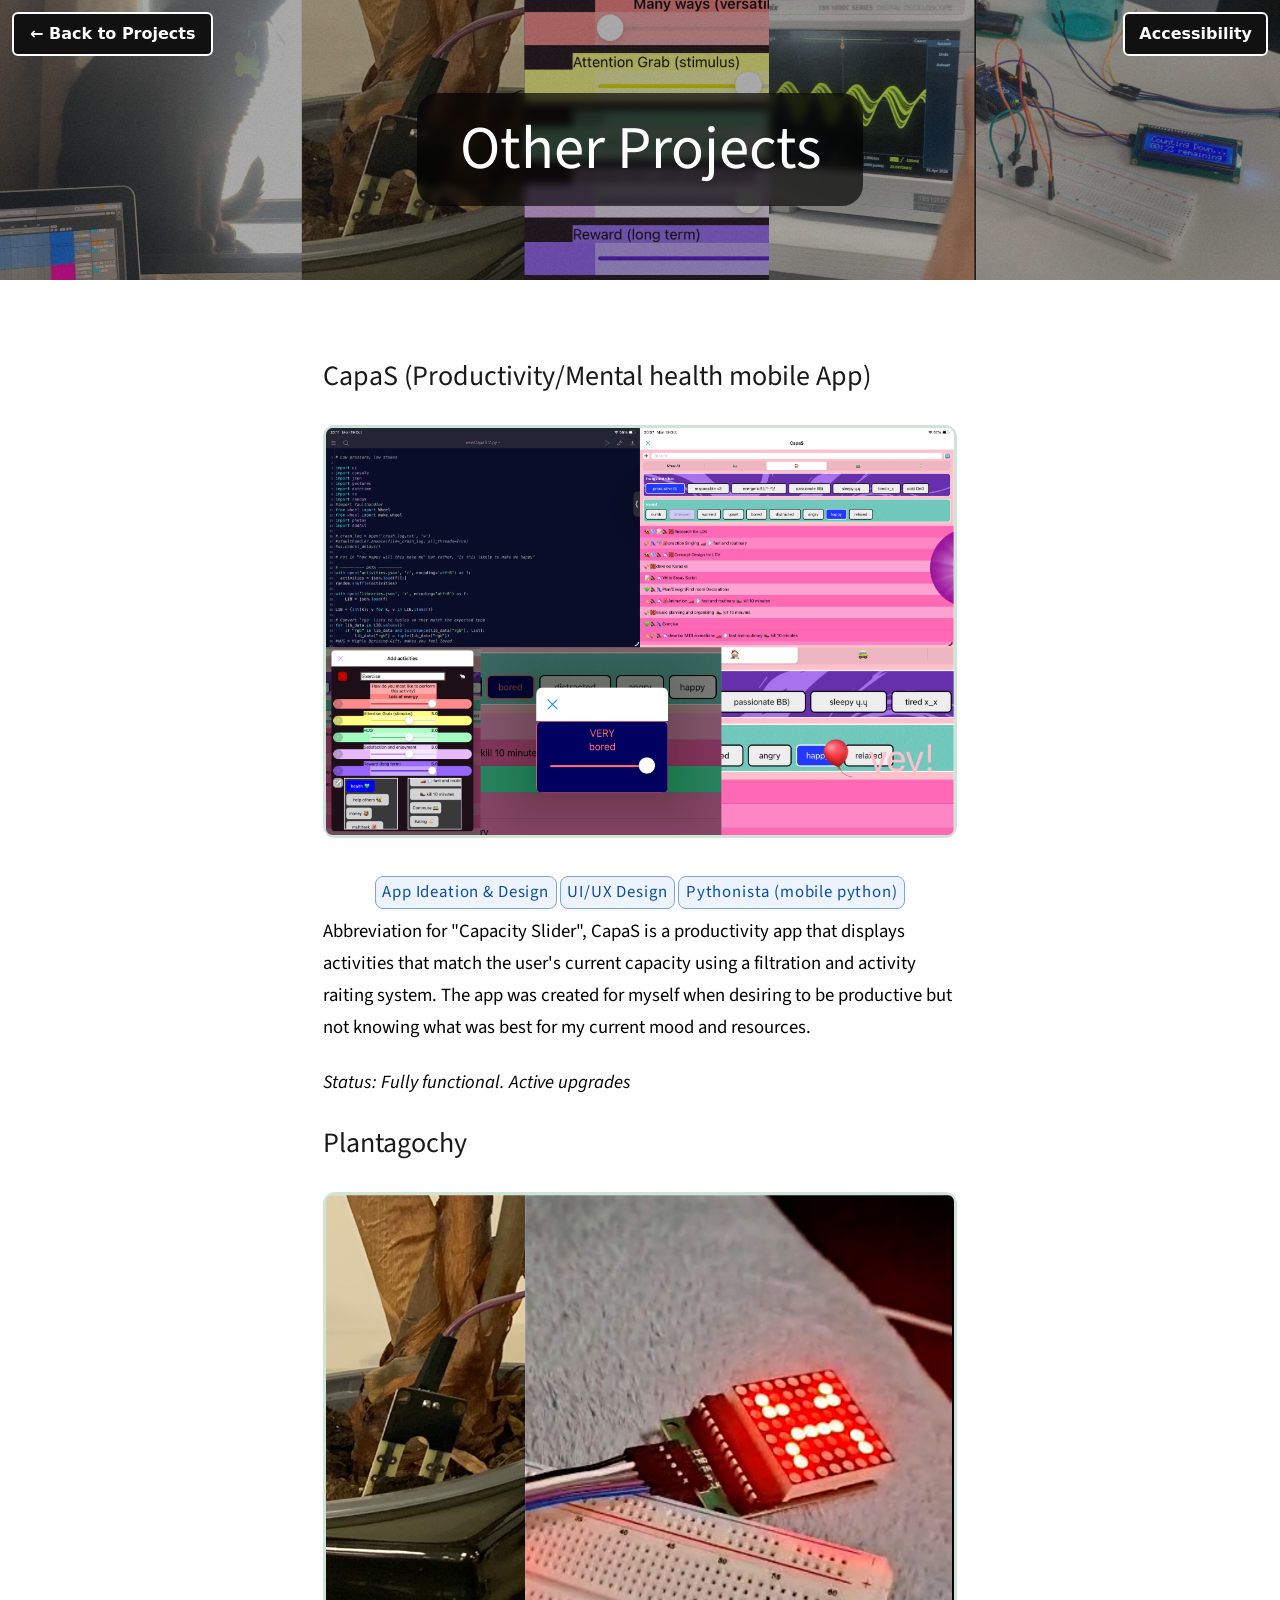
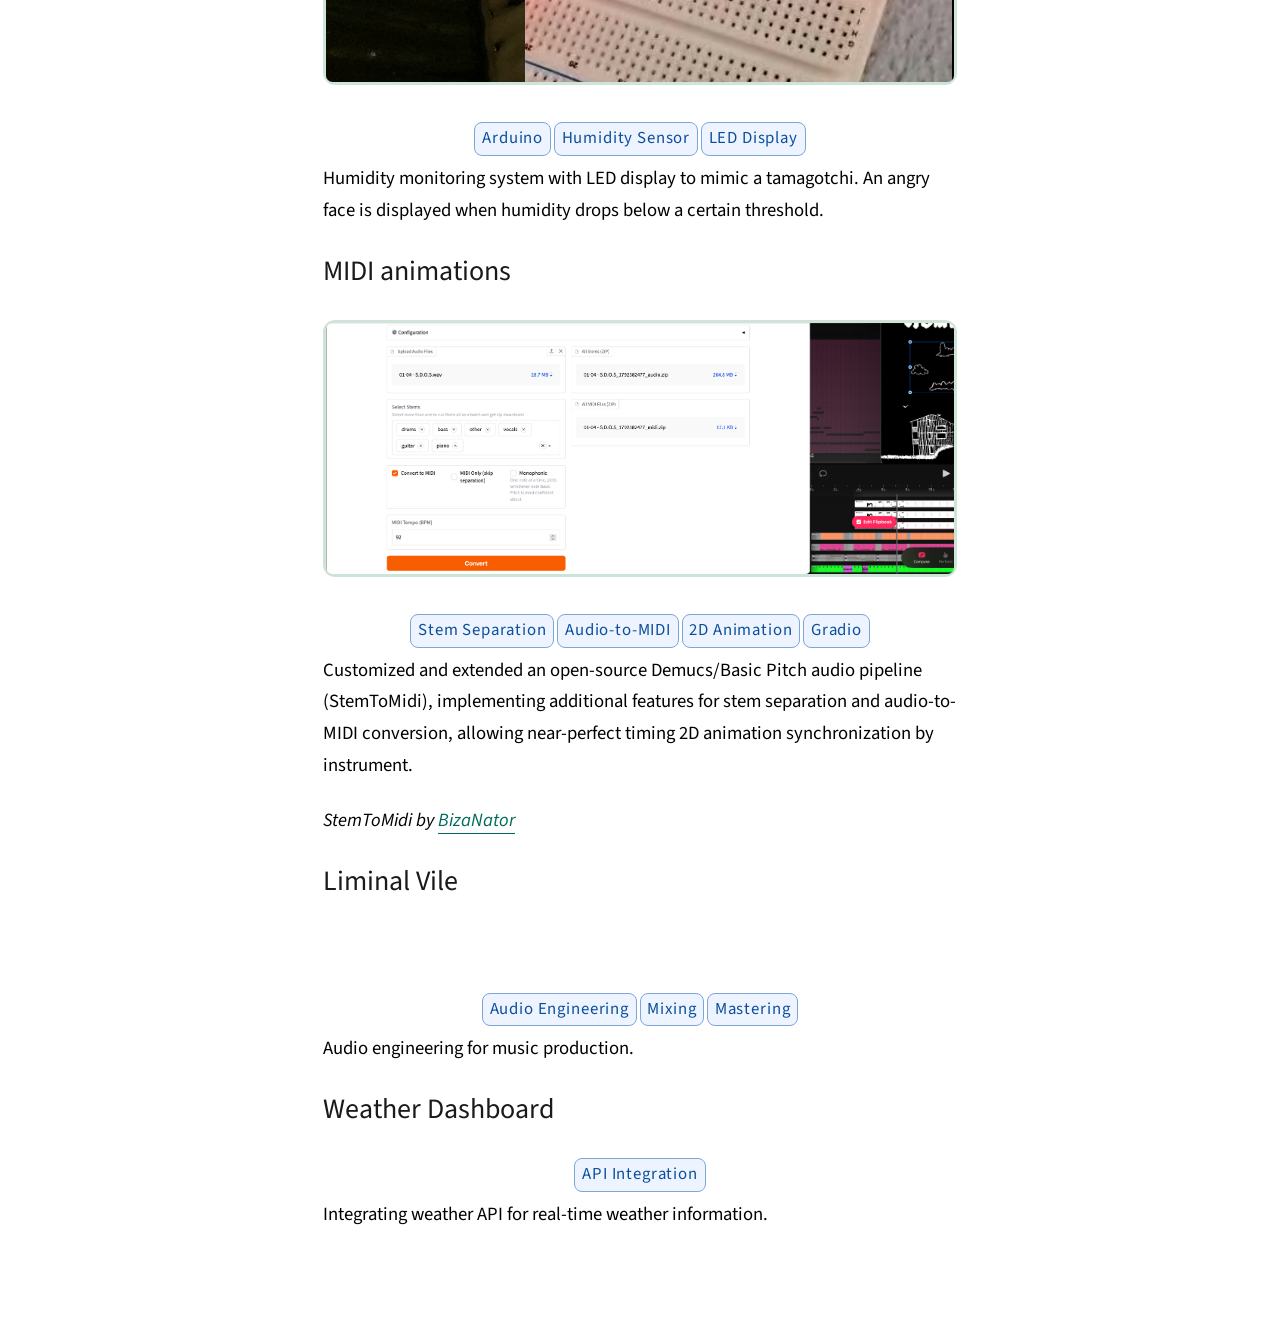
<file: other.html>
<!DOCTYPE HTML>
<html lang="en">
	<head>
		<title>Other Projects — Cesar Vargas</title>
		<meta charset="utf-8" />
		<meta name="viewport" content="width=device-width, initial-scale=1" />
		<link rel="stylesheet" href="assets/css/main.css" />
		<link rel="stylesheet" href="assets/css/project.css" />
		<style>
			#hero { background-image: url("assets/css/images/overlay.png"), url("images/fulls/other_bg.png"); }
		</style>
	</head>
	<body class="is-preload">

		<a class="back-link" href="index.html#two"><span aria-hidden="true">←</span>&nbsp;Back to Projects</a>

		<!-- Title -->
			<header id="hero">
				<h1>Other Projects</h1>
			</header>

		<main class="page" id="content">

			<!-- Text -->
				<section>
					<div class="reading">
						<h2>CapaS (Productivity/Mental health mobile App)</h2>
						<!-- <div class="row"> -->
							<article class="col-6 col-12-xsmall work-item">
							<a href="images/other/capas.png" class="image fit thumb" data-caption="CapaS (Capacity Slider)"><img src="images/other/capas.png" alt="CapaS: CapaS (Capacity Slider)" loading="lazy" /></a>
						</article>
						<!-- </div> -->
						<div class="project-skills">
							<span class="skill">App Ideation & Design</span>
							<span class="skill">UI/UX Design</span>
							<span class="skill">Pythonista (mobile python)</span>
							<!-- <span class="skill">Web Development</span> -->
						</div>
						<p>Abbreviation for "Capacity Slider", CapaS is a productivity app that displays activities that match the user's current capacity using a filtration and activity raiting system. The app was created for myself when desiring to be productive but not knowing what was best for my current mood and resources.</p>
						<p><em>Status: Fully functional. Active upgrades</em></p>
						
						<h2>Plantagochy</h2>
						<article class="col-6 col-12-xsmall work-item">
							<a href="images/other/plantagochy.png" class="image fit thumb" data-caption=">:C"><img src="images/other/plantagochy.png" alt="Plantagochy: Its angry cuz its dry u.u" loading="lazy" /></a>
						</article>
						<div class="project-skills">
							<span class="skill">Arduino</span>
							<span class="skill">Humidity Sensor</span>
							<span class="skill">LED Display</span>
							<!-- <span class="skill">Tamagotchi-style</span> -->
						</div>
						<p>Humidity monitoring system with LED display to mimic a tamagotchi. An angry face is displayed when humidity drops below a certain threshold.</p>

						<h2>MIDI animations</h2>
						<article class="col-6 col-12-xsmall work-item">
							<a href="images/other/midi.png" class="image fit thumb" data-caption="Left: StemToMidi (costome upgrade version)   |   Right: MIDI-synced 2D Animation"><img src="images/other/midi.png" alt="MIDI animations: Left: StemToMidi (costome upgrade version) | Right: MIDI-synced 2D Animation" loading="lazy" /></a>
						</article>
						<div class="project-skills">
							<span class="skill">Stem Separation</span>
							<span class="skill">Audio-to-MIDI</span>
							<!-- <span class="skill">MIDI</span> -->
							<span class="skill">2D Animation</span>
							<span class="skill">Gradio</span>
						</div>
						<p>Customized and extended an open-source Demucs/Basic Pitch audio pipeline (StemToMidi), implementing additional features for stem separation and audio-to-MIDI conversion, allowing near-perfect timing 2D animation synchronization by instrument.</p>
						<p><em>StemToMidi by <a href="https://github.com/BizaNator" target="_blank" rel="noopener noreferrer">BizaNator</a></em></p>
						
						<h2>Liminal Vile</h2>
						<!-- Audio player here? o.O -->
						 <iframe 
							style="border: 0; width: 100%; height: 42px;" 
							src="https://bandcamp.com/EmbeddedPlayer/track=2910223236/size=small/bgcol=333333/linkcol=2ebd35/transparent=true/" 
							seamless
							loading="lazy"
							title="Aware by Liminal Vile - Bandcamp Player">
							<a href="https://liminalvile.bandcamp.com/track/aware">Aware by Liminal Vile</a>
						</iframe>
						<div class="project-skills">
							<span class="skill">Audio Engineering</span>
							<span class="skill">Mixing</span>
							<span class="skill">Mastering</span>
						</div>
						<p>Audio engineering for music production.</p>
						<h2>Weather Dashboard</h2>
						<div class="project-skills">
							<!-- <span class="skill">Web Development</span> -->
							<span class="skill">API Integration</span>
							<!-- <span class="skill">UI/UX Design</span> -->
						</div>
						<p>Integrating weather API for real-time weather information.</p>
					</div>
				</section>

			<!-- Video: replace VIDEO_ID with the part after "v=" in the YouTube link -->
				<!-- <section>
					<div class="video">
						<iframe src="https://www.youtube.com/embed/VIDEO_ID" title="Project video" loading="lazy" allow="accelerometer; autoplay; clipboard-write; encrypted-media; gyroscope; picture-in-picture" allowfullscreen></iframe>
					</div>
				</section> -->

			<!-- Pictures -->
				<!-- <section id="gallery">
					<div class="row">
						<article class="col-6 col-12-xsmall work-item">
							<a href="images/gp/01.png" class="image fit thumb" data-caption="Left: Active Low-Pass Filter (single channel) | Right: Unity-Gain High-Pass Filter"><img src="images/gp/01.png" alt="PCB Designs: Left: Active Low-Pass Filter (single channel) | Right: Unity-Gain High-Pass Filter" loading="lazy" /></a>
							<h3>PCB Designs</h3>
						</article>
						<article class="col-6 col-12-xsmall work-item">
							<a href="images/gp/02.png" class="image fit thumb" data-caption="Left: Active Low-Pass Filter (single channel) | Right: Unity-Gain High-Pass Filter"><img src="images/gp/02.png" alt="Schematics: Left: Active Low-Pass Filter (single channel) | Right: Unity-Gain High-Pass Filter" loading="lazy" /></a>
							<h3>Schematics</h3>
						</article>
						<article class="col-6 col-12-xsmall work-item">
							<a href="images/gp/03.png" class="image fit thumb" data-caption="Impact near geophone A (black)"><img src="images/gp/03.png" alt="Impact near geophone A (black)" loading="lazy" /></a>
							<h3>Impact near geophone A (black)</h3>
						</article>
						<article class="col-6 col-12-xsmall work-item">
							<a href="images/gp/04.png" class="image fit thumb" data-caption="Impact near geophone B (pink)"><img src="images/gp/04.png" alt="Impact near geophone B (pink)" loading="lazy" /></a>
							<h3>Impact near geophone B (pink)</h3>
						</article>
						<article class="col-6 col-12-xsmall work-item">
							<a href="images/gp/05.png" class="image fit thumb" data-caption="Transient and characteristic extraction algorithm"><img src="images/gp/05.png" alt="Processing flowchart: Transient and characteristic extraction algorithm" loading="lazy" /></a>
							<h3>Processing flowchart</h3>
						</article>
						<article class="col-6 col-12-xsmall work-item">
							<a href="images/gp/06.png" class="image fit thumb" data-caption="Localisation algorithm"><img src="images/gp/06.png" alt="Localisation flowchart: Localisation algorithm" loading="lazy" /></a>
							<h3>Localisation flowchart</h3>
						</article>
					</div>
				</section> -->

		</main>

		<script src="assets/js/jquery.min.js"></script>
		<script src="assets/js/jquery.poptrox.min.js"></script>
		<script src="assets/js/browser.min.js"></script>
		<script src="assets/js/project.js"></script>
		<script src="assets/js/a11y.js"></script>

	</body>
</html>
</file>
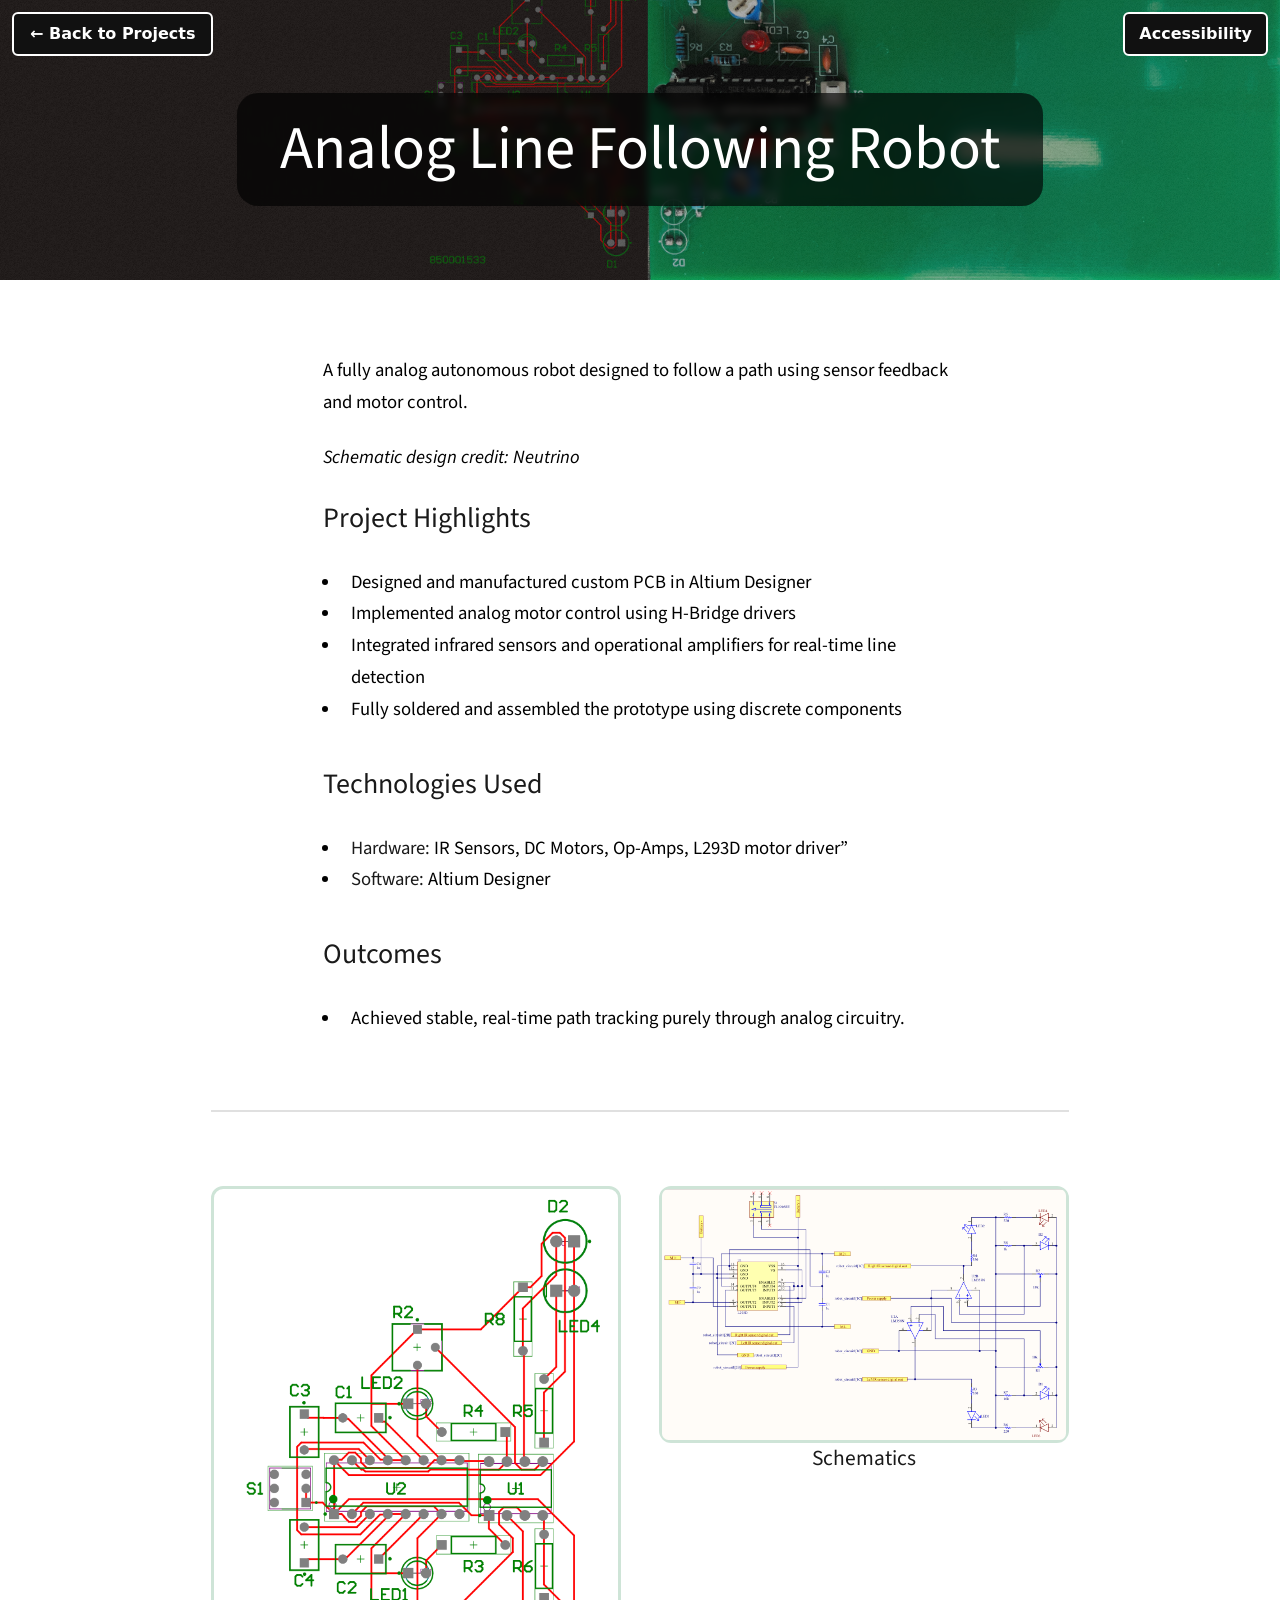
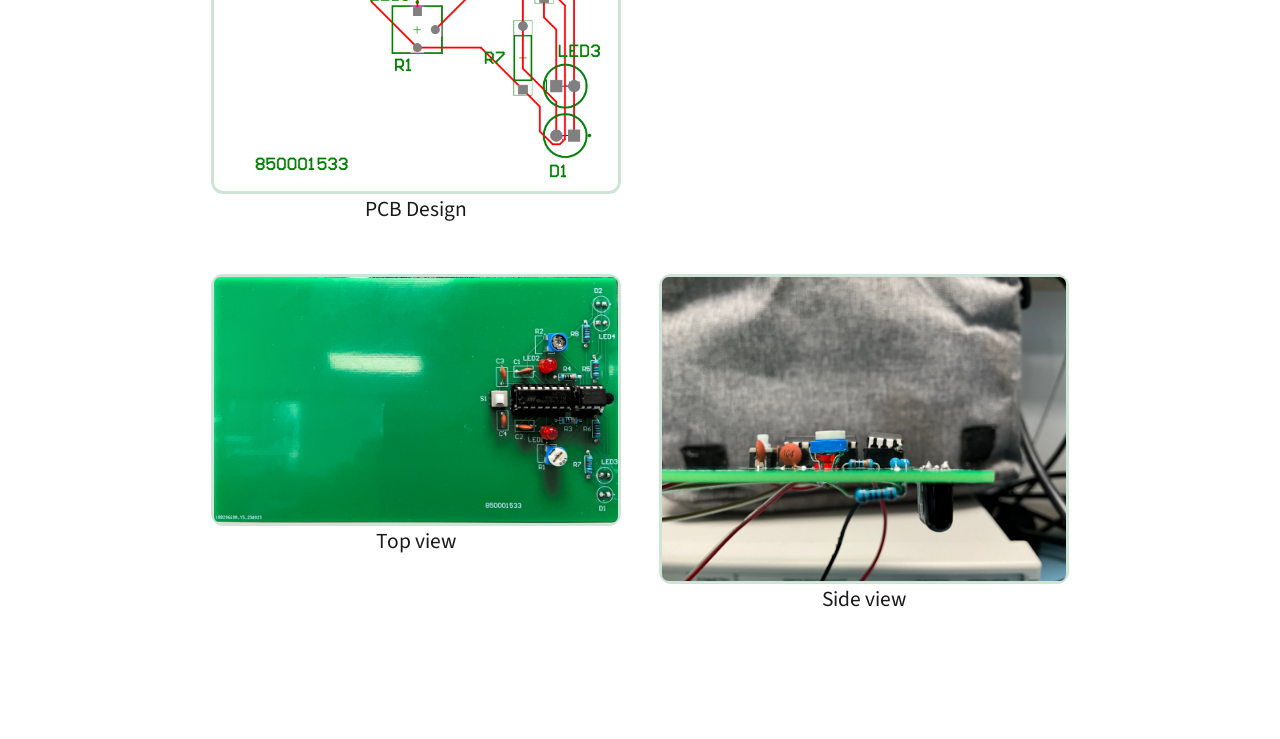
<file: robot.html>
<!DOCTYPE HTML>
<html lang="en">
	<head>
		<title>Analog Line Following Robot — Cesar Vargas</title>
		<meta charset="utf-8" />
		<meta name="viewport" content="width=device-width, initial-scale=1" />
		<link rel="stylesheet" href="assets/css/main.css" />
		<link rel="stylesheet" href="assets/css/project.css" />
		<style>
			#hero { background-image: url("assets/css/images/overlay.png"), url("images/robot/robot_bg.png"); }
		</style>
	</head>
	<body class="is-preload">

		<a class="back-link" href="index.html#two"><span aria-hidden="true">←</span>&nbsp;Back to Projects</a>

		<!-- Title -->
			<header id="hero">
				<h1>Analog Line Following Robot</h1>
			</header>

		<main class="page" id="content">

			<!-- Text -->
				<section>
					<div class="reading">
						<p>A fully analog autonomous robot designed to follow a path using sensor feedback and motor control.</p>
						<p><em>Schematic design credit: Neutrino</em></p>
						<h2>Project Highlights</h2>
						<ul>
						<li>Designed and manufactured custom PCB in Altium Designer</li>
						<li>Implemented analog motor control using H-Bridge drivers</li>
						<li>Integrated infrared sensors and operational amplifiers for real-time line detection</li>
						<li>Fully soldered and assembled the prototype using discrete components</li>
						</ul>
						<h2>Technologies Used</h2>
						<ul>
						<li><strong>Hardware:</strong> IR Sensors, DC Motors, Op-Amps, L293D motor driver”</li>
						<li><strong>Software:</strong> Altium Designer</li>
						<!-- <li><strong>Circuits built:</strong> Comparator, </li> -->
						</ul>						
						<h2>Outcomes</h2>
						<ul>
						<li>Achieved stable, real-time path tracking purely through analog circuitry.</li>
						</ul>
					</div>
				</section>

			<!-- Video: replace VIDEO_ID with the part after "v=" in the YouTube link -->
				<!-- <section>
					<div class="video">
						<iframe src="https://www.youtube.com/embed/VIDEO_ID" title="Project video" loading="lazy" allow="accelerometer; autoplay; clipboard-write; encrypted-media; gyroscope; picture-in-picture" allowfullscreen></iframe>
					</div>
				</section> -->

			<!-- Pictures -->
				<section id="gallery">
					<div class="row">
						<article class="col-6 col-12-xsmall work-item">
							<a href="images/robot/01.png" class="image fit thumb" data-caption="Custom single-layer, single-sided PCB layout designed in Altium. Optimized for sensor placement and motor driver power integrity."><img src="images/robot/01.png" alt="PCB Design: Custom single-layer, single-sided PCB layout designed in Altium. Optimized for sensor placement and motor driver power integrity." loading="lazy" /></a>
							<h3>PCB Design</h3>
						</article>
						<article class="col-6 col-12-xsmall work-item">
							<a href="images/robot/02.png" class="image fit thumb" data-caption="Discrete analog circuit using a comparator for the IR sensors, directly driving an H-bridge to control two DC motors. Adapted from Neutrino’s original design"><img src="images/robot/02.png" alt="Schematics: Discrete analog circuit using a comparator for the IR sensors, directly driving an H-bridge to control two DC motors. Adapted from Neutrino’s original design" loading="lazy" /></a>
							<h3>Schematics</h3>
						</article>
						<article class="col-6 col-12-xsmall work-item">
							<a href="images/robot/03.png" class="image fit thumb" data-caption=""><img src="images/robot/03.png" alt="Top view" loading="lazy" /></a>
							<h3>Top view</h3>
						</article>
						<article class="col-6 col-12-xsmall work-item">
							<a href="images/robot/04.png" class="image fit thumb" data-caption=""><img src="images/robot/04.png" alt="Side view" loading="lazy" /></a>
							<h3>Side view</h3>
						</article>
						<!-- <article class="col-6 col-12-xsmall work-item">
							<a href="images/robot/05.png" class="image fit thumb" data-caption="Transient and characteristic extraction algorithm"><img src="images/robot/05.png" alt="Processing flowchart: Transient and characteristic extraction algorithm" loading="lazy" /></a>
							<h3>Processing flowchart</h3>
						</article>
						<article class="col-6 col-12-xsmall work-item">
							<a href="images/robot/06.png" class="image fit thumb" data-caption="Localisation algorithm"><img src="images/robot/06.png" alt="Localisation flowchart: Localisation algorithm" loading="lazy" /></a>
							<h3>Localisation flowchart</h3>
						</article> -->
					</div>
				</section>

		</main>

		<script src="assets/js/jquery.min.js"></script>
		<script src="assets/js/jquery.poptrox.min.js"></script>
		<script src="assets/js/browser.min.js"></script>
		<script src="assets/js/project.js"></script>
		<script src="assets/js/a11y.js"></script>

	</body>
</html>
</file>
<file: assets/css/project.css>
/* Shared styles for project pages. Text uses the same font as the index. Colours come from the variables at the end of main.css. */
#hero { align-items: center; background-color: #1f1815; background-position: 0 0, 0 0; background-repeat: repeat, no-repeat; background-size: auto, 100%; display: flex; justify-content: center; min-height: 14em; padding: 5em 2em 4em; text-align: center; }
#hero h1 { background: rgba(0, 0, 0, 0.65); -webkit-backdrop-filter: blur(4px); backdrop-filter: blur(4px); border-radius: 0.35em; color: #ffffff; font-size: clamp(1.75em, 5vw, 3.25em); line-height: 1.25em; margin: 0; max-width: 100%; padding: 0.3em 0.7em; }
.page { margin: 0 auto; max-width: 54em; padding: 4em; }
.page > section { border-top: solid 2px var(--rule); margin: 4em 0 0 0; padding: 4em 0 0 0; }
.page > section:first-child { border-top: 0; margin-top: 0; padding-top: 0; }
.reading { color: var(--read); font-family: "Source Sans Pro", Helvetica, sans-serif; font-size: calc(14pt * var(--ts, 1)); line-height: 1.7em; margin: 0 auto; max-width: 34em; }
.reading p, .reading li { color: var(--read); }
.reading p { margin: 0 0 1.25em 0; }
.reading h3 { color: var(--muted); font-family: "Source Sans Pro", Helvetica, sans-serif; margin: 1.5em 0 0.5em 0; }
.video { aspect-ratio: 16 / 9; background: #000; width: 100%; }
.video iframe { border: 0; height: 100%; width: 100%; }
#gallery .work-item .image { margin: 0; }
@media screen and (max-width: 736px) {
	.page { padding: 3em 1.5em; }
	.reading { font-size: calc(13pt * var(--ts, 1)); }
}
</file>
<file: assets/css/main.css>
/* accesibility mode active on default */

@import url("fontawesome-all.min.css");
@import url("https://fonts.googleapis.com/css?family=Source+Sans+Pro:400,400italic");

/*
	Strata by HTML5 UP
	html5up.net | @ajlkn
	Free for personal and commercial use under the CCA 3.0 license (html5up.net/license)
*/

html, body, div, span, applet, object,
iframe, h1, h2, h3, h4, h5, h6, p, blockquote,
pre, a, abbr, acronym, address, big, cite,
code, del, dfn, em, img, ins, kbd, q, s, samp,
small, strike, strong, sub, sup, tt, var, b,
u, i, center, dl, dt, dd, ol, ul, li, fieldset,
form, label, legend, table, caption, tbody,
tfoot, thead, tr, th, td, article, aside,
canvas, details, embed, figure, figcaption,
footer, header, hgroup, menu, nav, output, ruby,
section, summary, time, mark, audio, video {
	margin: 0;
	padding: 0;
	border: 0;
	font-size: 100%;
	font: inherit;
	vertical-align: baseline;}

article, aside, details, figcaption, figure,
footer, header, hgroup, menu, nav, section {
	display: block;}

body {
	line-height: 1;
}

ol, ul {
	list-style: none;
}

blockquote, q {
	quotes: none;
}

	blockquote:before, blockquote:after, q:before, q:after {
		content: '';
		content: none;
	}

table {
	border-collapse: collapse;
	border-spacing: 0;
}

body {
	-webkit-text-size-adjust: none;
}

mark {
	background-color: transparent;
	color: inherit;
}

input::-moz-focus-inner {
	border: 0;
	padding: 0;
}

input, select, textarea {
	-moz-appearance: none;
	-webkit-appearance: none;
	-ms-appearance: none;
	appearance: none;
}

/* Basic */

	html {
		box-sizing: border-box;
	}

	*, *:before, *:after {
		box-sizing: inherit;
	}

	body {
		/* BG COLOR. rlv (now a variable; see the accessibility block at the end) */
		background: var(--bg);
		/* background: #264531; */
	}

		body.is-preload *, body.is-preload *:before, body.is-preload *:after {
			-moz-animation: none !important;
			-webkit-animation: none !important;
			-ms-animation: none !important;
			animation: none !important;
			-moz-transition: none !important;
			-webkit-transition: none !important;
			-ms-transition: none !important;
			transition: none !important;
		}

	body, input, select, textarea {
		color: var(--text);
		font-family: "Source Sans Pro", Helvetica, sans-serif;
		font-size: calc(16pt * var(--ts, 1));
		font-weight: 400;
		line-height: 1.75em;
	}

	a {
		-moz-transition: color 0.2s ease-in-out, border-color 0.2s ease-in-out;
		-webkit-transition: color 0.2s ease-in-out, border-color 0.2s ease-in-out;
		-ms-transition: color 0.2s ease-in-out, border-color 0.2s ease-in-out;
		transition: color 0.2s ease-in-out, border-color 0.2s ease-in-out;
		border-bottom: solid 1px;
		color: var(--link);
		text-decoration: none;
	}

		a:hover {
			border-bottom-color: transparent;
			color: var(--link) !important;
			text-decoration: none;
		}

	strong, b {
		color: var(--heading);
		font-weight: 400;
	}

	em, i {
		font-style: italic;
	}

	p {
		margin: 0 0 2em 0;
	}

	h1, h2, h3, h4, h5, h6 {
		color: var(--heading);
		font-weight: 400;
		line-height: 1em;
		margin: 0 0 1em 0;
	}

		h1 a, h2 a, h3 a, h4 a, h5 a, h6 a {
			color: inherit;
			text-decoration: none;
		}

	h1 {
		font-size: 2em;
		line-height: 1.5em;
	}

	h2 {
		font-size: 1.5em;
		line-height: 1.5em;
	}

	h3 {
		font-size: 1.25em;
		line-height: 1.5em;
		/* justify-content: center; */
	}

	h4 {
		font-size: 1.1em;
		line-height: 1.5em;
	}

	h5 {
		font-size: 0.9em;
		line-height: 1.5em;
	}

	h6 {
		font-size: 0.7em;
		line-height: 1.5em;
	}

	sub {
		font-size: 0.8em;
		position: relative;
		top: 0.5em;
	}

	sup {
		font-size: 0.8em;
		position: relative;
		top: -0.5em;
	}

	hr {
		border: 0;
		border-bottom: solid 2px var(--rule);
		margin: 2em 0;
	}

		hr.major {
			margin: 3em 0;
		}

	blockquote {
		border-left: solid 6px var(--rule);
		font-style: italic;
		margin: 0 0 2em 0;
		padding: 0.5em 0 0.5em 1.5em;
	}

	code {
		background: #f7f7f7;
		border-radius: 0.35em;
		border: solid 2px var(--rule);
		font-family: "Courier New", monospace;
		font-size: 0.9em;
		margin: 0 0.25em;
		padding: 0.25em 0.65em;
	}

	pre {
		-webkit-overflow-scrolling: touch;
		font-family: "Courier New", monospace;
		font-size: 0.9em;
		margin: 0 0 2em 0;
	}

		pre code {
			display: block;
			line-height: 1.75em;
			padding: 1em 1.5em;
			overflow-x: auto;
		}

	.align-left {
		text-align: left;
	}

	.align-center {
		text-align: center;
	}

	.align-right {
		text-align: right;
	}

/* Container */

	.container {
		margin: 0 auto;
		max-width: calc(100% - 4em);
		width: 100%;
	}

		.container.xsmall {
			width: 25%;
		}

		.container.small {
			width: 50%;
		}

		.container.medium {
			width: 75%;
		}

		.container.large {
			width: 125%;
		}

		.container.xlarge {
			width: 150%;
		}

		.container.max {
			width: 100%;
		}

		@media screen and (max-width: 980px) {

			.container {
				width: 100% !important;
				max-width: 100% !important;
			}

		}

		@media screen and (max-width: 480px) {

			.container {
				max-width: calc(100% - 3em);
			}

		}

/* Row */

	.row {
		display: flex;
		flex-wrap: wrap;
		box-sizing: border-box;
		align-items: stretch;
	}

		.row > * {
			box-sizing: border-box;
		}

		.row.gtr-uniform > * > :last-child {
			margin-bottom: 0;
		}

		.row.aln-left {
			justify-content: flex-start;
		}

		.row.aln-center {
			justify-content: center;
		}

		.row.aln-right {
			justify-content: flex-end;
		}

		.row.aln-top {
			align-items: flex-start;
		}

		.row.aln-middle {
			align-items: center;
		}

		.row.aln-bottom {
			align-items: flex-end;
		}

		.row > .imp {
			order: -1;
		}

		.row > .col-1 {
			width: 8.33333%;
		}

		.row > .off-1 {
			margin-left: 8.33333%;
		}

		.row > .col-2 {
			width: 16.66667%;
		}

		.row > .off-2 {
			margin-left: 16.66667%;
		}

		.row > .col-3 {
			width: 25%;
		}

		.row > .off-3 {
			margin-left: 25%;
		}

		.row > .col-4 {
			width: 33.33333%;
		}

		.row > .off-4 {
			margin-left: 33.33333%;
		}

		.row > .col-5 {
			width: 41.66667%;
		}

		.row > .off-5 {
			margin-left: 41.66667%;
		}

		.row > .col-6 {
			width: 50%;
		}

		.row > .off-6 {
			margin-left: 50%;
		}

		.row > .col-7 {
			width: 58.33333%;
		}

		.row > .off-7 {
			margin-left: 58.33333%;
		}

		.row > .col-8 {
			width: 66.66667%;
		}

		.row > .off-8 {
			margin-left: 66.66667%;
		}

		.row > .col-9 {
			width: 75%;
		}

		.row > .off-9 {
			margin-left: 75%;
		}

		.row > .col-10 {
			width: 83.33333%;
		}

		.row > .off-10 {
			margin-left: 83.33333%;
		}

		.row > .col-11 {
			width: 91.66667%;
		}

		.row > .off-11 {
			margin-left: 91.66667%;
		}

		.row > .col-12 {
			width: 100%;
		}

		.row > .off-12 {
			margin-left: 100%;
		}

		.row.gtr-0 {
			margin-top: 0;
			margin-left: 0em;
		}

			.row.gtr-0 > * {
				padding: 0 0 0 0em;
			}

			.row.gtr-0.gtr-uniform {
				margin-top: 0em;
			}

				.row.gtr-0.gtr-uniform > * {
					padding-top: 0em;
				}

		.row.gtr-25 {
			margin-top: 0;
			margin-left: -0.625em;
		}

			.row.gtr-25 > * {
				padding: 0 0 0 0.625em;
			}

			.row.gtr-25.gtr-uniform {
				margin-top: -0.625em;
			}

				.row.gtr-25.gtr-uniform > * {
					padding-top: 0.625em;
				}

		.row.gtr-50 {
			margin-top: 0;
			margin-left: -1.25em;
		}

			.row.gtr-50 > * {
				padding: 0 0 0 1.25em;
			}

			.row.gtr-50.gtr-uniform {
				margin-top: -1.25em;
			}

				.row.gtr-50.gtr-uniform > * {
					padding-top: 1.25em;
				}

		.row {
			margin-top: 0;
			margin-left: -2.5em;
		}

			.row > * {
				padding: 0 0 0 2.5em;
			}

			.row.gtr-uniform {
				margin-top: -2.5em;
			}

				.row.gtr-uniform > * {
					padding-top: 2.5em;
				}

		.row.gtr-150 {
			margin-top: 0;
			margin-left: -3.75em;
		}

			.row.gtr-150 > * {
				padding: 0 0 0 3.75em;
			}

			.row.gtr-150.gtr-uniform {
				margin-top: -3.75em;
			}

				.row.gtr-150.gtr-uniform > * {
					padding-top: 3.75em;
				}

		.row.gtr-200 {
			margin-top: 0;
			margin-left: -5em;
		}

			.row.gtr-200 > * {
				padding: 0 0 0 5em;
			}

			.row.gtr-200.gtr-uniform {
				margin-top: -5em;
			}

				.row.gtr-200.gtr-uniform > * {
					padding-top: 5em;
				}

		@media screen and (max-width: 1800px) {

			.row {
				display: flex;
				flex-wrap: wrap;
				box-sizing: border-box;
				align-items: stretch;
			}

				.row > * {
					box-sizing: border-box;
				}

				.row.gtr-uniform > * > :last-child {
					margin-bottom: 0;
				}

				.row.aln-left {
					justify-content: flex-start;
				}

				.row.aln-center {
					justify-content: center;
				}

				.row.aln-right {
					justify-content: flex-end;
				}

				.row.aln-top {
					align-items: flex-start;
				}

				.row.aln-middle {
					align-items: center;
				}

				.row.aln-bottom {
					align-items: flex-end;
				}

				.row > .imp-xlarge {
					order: -1;
				}

				.row > .col-1-xlarge {
					width: 8.33333%;
				}

				.row > .off-1-xlarge {
					margin-left: 8.33333%;
				}

				.row > .col-2-xlarge {
					width: 16.66667%;
				}

				.row > .off-2-xlarge {
					margin-left: 16.66667%;
				}

				.row > .col-3-xlarge {
					width: 25%;
				}

				.row > .off-3-xlarge {
					margin-left: 25%;
				}

				.row > .col-4-xlarge {
					width: 33.33333%;
				}

				.row > .off-4-xlarge {
					margin-left: 33.33333%;
				}

				.row > .col-5-xlarge {
					width: 41.66667%;
				}

				.row > .off-5-xlarge {
					margin-left: 41.66667%;
				}

				.row > .col-6-xlarge {
					width: 50%;
				}

				.row > .off-6-xlarge {
					margin-left: 50%;
				}

				.row > .col-7-xlarge {
					width: 58.33333%;
				}

				.row > .off-7-xlarge {
					margin-left: 58.33333%;
				}

				.row > .col-8-xlarge {
					width: 66.66667%;
				}

				.row > .off-8-xlarge {
					margin-left: 66.66667%;
				}

				.row > .col-9-xlarge {
					width: 75%;
				}

				.row > .off-9-xlarge {
					margin-left: 75%;
				}

				.row > .col-10-xlarge {
					width: 83.33333%;
				}

				.row > .off-10-xlarge {
					margin-left: 83.33333%;
				}

				.row > .col-11-xlarge {
					width: 91.66667%;
				}

				.row > .off-11-xlarge {
					margin-left: 91.66667%;
				}

				.row > .col-12-xlarge {
					width: 100%;
				}

				.row > .off-12-xlarge {
					margin-left: 100%;
				}

				.row.gtr-0 {
					margin-top: 0;
					margin-left: 0em;
				}

					.row.gtr-0 > * {
						padding: 0 0 0 0em;
					}

					.row.gtr-0.gtr-uniform {
						margin-top: 0em;
					}

						.row.gtr-0.gtr-uniform > * {
							padding-top: 0em;
						}

				.row.gtr-25 {
					margin-top: 0;
					margin-left: -0.625em;
				}

					.row.gtr-25 > * {
						padding: 0 0 0 0.625em;
					}

					.row.gtr-25.gtr-uniform {
						margin-top: -0.625em;
					}

						.row.gtr-25.gtr-uniform > * {
							padding-top: 0.625em;
						}

				.row.gtr-50 {
					margin-top: 0;
					margin-left: -1.25em;
				}

					.row.gtr-50 > * {
						padding: 0 0 0 1.25em;
					}

					.row.gtr-50.gtr-uniform {
						margin-top: -1.25em;
					}

						.row.gtr-50.gtr-uniform > * {
							padding-top: 1.25em;
						}

				.row {
					margin-top: 0;
					margin-left: -2.5em;
				}

					.row > * {
						padding: 0 0 0 2.5em;
					}

					.row.gtr-uniform {
						margin-top: -2.5em;
					}

						.row.gtr-uniform > * {
							padding-top: 2.5em;
						}

				.row.gtr-150 {
					margin-top: 0;
					margin-left: -3.75em;
				}

					.row.gtr-150 > * {
						padding: 0 0 0 3.75em;
					}

					.row.gtr-150.gtr-uniform {
						margin-top: -3.75em;
					}

						.row.gtr-150.gtr-uniform > * {
							padding-top: 3.75em;
						}

				.row.gtr-200 {
					margin-top: 0;
					margin-left: -5em;
				}

					.row.gtr-200 > * {
						padding: 0 0 0 5em;
					}

					.row.gtr-200.gtr-uniform {
						margin-top: -5em;
					}

						.row.gtr-200.gtr-uniform > * {
							padding-top: 5em;
						}

		}

		@media screen and (max-width: 1280px) {

			.row {
				display: flex;
				flex-wrap: wrap;
				box-sizing: border-box;
				align-items: stretch;
			}

				.row > * {
					box-sizing: border-box;
				}

				.row.gtr-uniform > * > :last-child {
					margin-bottom: 0;
				}

				.row.aln-left {
					justify-content: flex-start;
				}

				.row.aln-center {
					justify-content: center;
				}

				.row.aln-right {
					justify-content: flex-end;
				}

				.row.aln-top {
					align-items: flex-start;
				}

				.row.aln-middle {
					align-items: center;
				}

				.row.aln-bottom {
					align-items: flex-end;
				}

				.row > .imp-large {
					order: -1;
				}

				.row > .col-1-large {
					width: 8.33333%;
				}

				.row > .off-1-large {
					margin-left: 8.33333%;
				}

				.row > .col-2-large {
					width: 16.66667%;
				}

				.row > .off-2-large {
					margin-left: 16.66667%;
				}

				.row > .col-3-large {
					width: 25%;
				}

				.row > .off-3-large {
					margin-left: 25%;
				}

				.row > .col-4-large {
					width: 33.33333%;
				}

				.row > .off-4-large {
					margin-left: 33.33333%;
				}

				.row > .col-5-large {
					width: 41.66667%;
				}

				.row > .off-5-large {
					margin-left: 41.66667%;
				}

				.row > .col-6-large {
					width: 50%;
				}

				.row > .off-6-large {
					margin-left: 50%;
				}

				.row > .col-7-large {
					width: 58.33333%;
				}

				.row > .off-7-large {
					margin-left: 58.33333%;
				}

				.row > .col-8-large {
					width: 66.66667%;
				}

				.row > .off-8-large {
					margin-left: 66.66667%;
				}

				.row > .col-9-large {
					width: 75%;
				}

				.row > .off-9-large {
					margin-left: 75%;
				}

				.row > .col-10-large {
					width: 83.33333%;
				}

				.row > .off-10-large {
					margin-left: 83.33333%;
				}

				.row > .col-11-large {
					width: 91.66667%;
				}

				.row > .off-11-large {
					margin-left: 91.66667%;
				}

				.row > .col-12-large {
					width: 100%;
				}

				.row > .off-12-large {
					margin-left: 100%;
				}

				.row.gtr-0 {
					margin-top: 0;
					margin-left: 0em;
				}

					.row.gtr-0 > * {
						padding: 0 0 0 0em;
					}

					.row.gtr-0.gtr-uniform {
						margin-top: 0em;
					}

						.row.gtr-0.gtr-uniform > * {
							padding-top: 0em;
						}

				.row.gtr-25 {
					margin-top: 0;
					margin-left: -0.5em;
				}

					.row.gtr-25 > * {
						padding: 0 0 0 0.5em;
					}

					.row.gtr-25.gtr-uniform {
						margin-top: -0.5em;
					}

						.row.gtr-25.gtr-uniform > * {
							padding-top: 0.5em;
						}

				.row.gtr-50 {
					margin-top: 0;
					margin-left: -1em;
				}

					.row.gtr-50 > * {
						padding: 0 0 0 1em;
					}

					.row.gtr-50.gtr-uniform {
						margin-top: -1em;
					}

						.row.gtr-50.gtr-uniform > * {
							padding-top: 1em;
						}

				.row {
					margin-top: 0;
					margin-left: -2em;
				}

					.row > * {
						padding: 0 0 0 2em;
					}

					.row.gtr-uniform {
						margin-top: -2em;
					}

						.row.gtr-uniform > * {
							padding-top: 2em;
						}

				.row.gtr-150 {
					margin-top: 0;
					margin-left: -3em;
				}

					.row.gtr-150 > * {
						padding: 0 0 0 3em;
					}

					.row.gtr-150.gtr-uniform {
						margin-top: -3em;
					}

						.row.gtr-150.gtr-uniform > * {
							padding-top: 3em;
						}

				.row.gtr-200 {
					margin-top: 0;
					margin-left: -4em;
				}

					.row.gtr-200 > * {
						padding: 0 0 0 4em;
					}

					.row.gtr-200.gtr-uniform {
						margin-top: -4em;
					}

						.row.gtr-200.gtr-uniform > * {
							padding-top: 4em;
						}

		}

		@media screen and (max-width: 980px) {

			.row {
				display: flex;
				flex-wrap: wrap;
				box-sizing: border-box;
				align-items: stretch;
			}

				.row > * {
					box-sizing: border-box;
				}

				.row.gtr-uniform > * > :last-child {
					margin-bottom: 0;
				}

				.row.aln-left {
					justify-content: flex-start;
				}

				.row.aln-center {
					justify-content: center;
				}

				.row.aln-right {
					justify-content: flex-end;
				}

				.row.aln-top {
					align-items: flex-start;
				}

				.row.aln-middle {
					align-items: center;
				}

				.row.aln-bottom {
					align-items: flex-end;
				}

				.row > .imp-medium {
					order: -1;
				}

				.row > .col-1-medium {
					width: 8.33333%;
				}

				.row > .off-1-medium {
					margin-left: 8.33333%;
				}

				.row > .col-2-medium {
					width: 16.66667%;
				}

				.row > .off-2-medium {
					margin-left: 16.66667%;
				}

				.row > .col-3-medium {
					width: 25%;
				}

				.row > .off-3-medium {
					margin-left: 25%;
				}

				.row > .col-4-medium {
					width: 33.33333%;
				}

				.row > .off-4-medium {
					margin-left: 33.33333%;
				}

				.row > .col-5-medium {
					width: 41.66667%;
				}

				.row > .off-5-medium {
					margin-left: 41.66667%;
				}

				.row > .col-6-medium {
					width: 50%;
				}

				.row > .off-6-medium {
					margin-left: 50%;
				}

				.row > .col-7-medium {
					width: 58.33333%;
				}

				.row > .off-7-medium {
					margin-left: 58.33333%;
				}

				.row > .col-8-medium {
					width: 66.66667%;
				}

				.row > .off-8-medium {
					margin-left: 66.66667%;
				}

				.row > .col-9-medium {
					width: 75%;
				}

				.row > .off-9-medium {
					margin-left: 75%;
				}

				.row > .col-10-medium {
					width: 83.33333%;
				}

				.row > .off-10-medium {
					margin-left: 83.33333%;
				}

				.row > .col-11-medium {
					width: 91.66667%;
				}

				.row > .off-11-medium {
					margin-left: 91.66667%;
				}

				.row > .col-12-medium {
					width: 100%;
				}

				.row > .off-12-medium {
					margin-left: 100%;
				}

				.row.gtr-0 {
					margin-top: 0;
					margin-left: 0em;
				}

					.row.gtr-0 > * {
						padding: 0 0 0 0em;
					}

					.row.gtr-0.gtr-uniform {
						margin-top: 0em;
					}

						.row.gtr-0.gtr-uniform > * {
							padding-top: 0em;
						}

				.row.gtr-25 {
					margin-top: 0;
					margin-left: -0.5em;
				}

					.row.gtr-25 > * {
						padding: 0 0 0 0.5em;
					}

					.row.gtr-25.gtr-uniform {
						margin-top: -0.5em;
					}

						.row.gtr-25.gtr-uniform > * {
							padding-top: 0.5em;
						}

				.row.gtr-50 {
					margin-top: 0;
					margin-left: -1em;
				}

					.row.gtr-50 > * {
						padding: 0 0 0 1em;
					}

					.row.gtr-50.gtr-uniform {
						margin-top: -1em;
					}

						.row.gtr-50.gtr-uniform > * {
							padding-top: 1em;
						}

				.row {
					margin-top: 0;
					margin-left: -2em;
				}

					.row > * {
						padding: 0 0 0 2em;
					}

					.row.gtr-uniform {
						margin-top: -2em;
					}

						.row.gtr-uniform > * {
							padding-top: 2em;
						}

				.row.gtr-150 {
					margin-top: 0;
					margin-left: -3em;
				}

					.row.gtr-150 > * {
						padding: 0 0 0 3em;
					}

					.row.gtr-150.gtr-uniform {
						margin-top: -3em;
					}

						.row.gtr-150.gtr-uniform > * {
							padding-top: 3em;
						}

				.row.gtr-200 {
					margin-top: 0;
					margin-left: -4em;
				}

					.row.gtr-200 > * {
						padding: 0 0 0 4em;
					}

					.row.gtr-200.gtr-uniform {
						margin-top: -4em;
					}

						.row.gtr-200.gtr-uniform > * {
							padding-top: 4em;
						}

		}

		@media screen and (max-width: 736px) {

			.row {
				display: flex;
				flex-wrap: wrap;
				box-sizing: border-box;
				align-items: stretch;
			}

				.row > * {
					box-sizing: border-box;
				}

				.row.gtr-uniform > * > :last-child {
					margin-bottom: 0;
				}

				.row.aln-left {
					justify-content: flex-start;
				}

				.row.aln-center {
					justify-content: center;
				}

				.row.aln-right {
					justify-content: flex-end;
				}

				.row.aln-top {
					align-items: flex-start;
				}

				.row.aln-middle {
					align-items: center;
				}

				.row.aln-bottom {
					align-items: flex-end;
				}

				.row > .imp-small {
					order: -1;
				}

				.row > .col-1-small {
					width: 8.33333%;
				}

				.row > .off-1-small {
					margin-left: 8.33333%;
				}

				.row > .col-2-small {
					width: 16.66667%;
				}

				.row > .off-2-small {
					margin-left: 16.66667%;
				}

				.row > .col-3-small {
					width: 25%;
				}

				.row > .off-3-small {
					margin-left: 25%;
				}

				.row > .col-4-small {
					width: 33.33333%;
				}

				.row > .off-4-small {
					margin-left: 33.33333%;
				}

				.row > .col-5-small {
					width: 41.66667%;
				}

				.row > .off-5-small {
					margin-left: 41.66667%;
				}

				.row > .col-6-small {
					width: 50%;
				}

				.row > .off-6-small {
					margin-left: 50%;
				}

				.row > .col-7-small {
					width: 58.33333%;
				}

				.row > .off-7-small {
					margin-left: 58.33333%;
				}

				.row > .col-8-small {
					width: 66.66667%;
				}

				.row > .off-8-small {
					margin-left: 66.66667%;
				}

				.row > .col-9-small {
					width: 75%;
				}

				.row > .off-9-small {
					margin-left: 75%;
				}

				.row > .col-10-small {
					width: 83.33333%;
				}

				.row > .off-10-small {
					margin-left: 83.33333%;
				}

				.row > .col-11-small {
					width: 91.66667%;
				}

				.row > .off-11-small {
					margin-left: 91.66667%;
				}

				.row > .col-12-small {
					width: 100%;
				}

				.row > .off-12-small {
					margin-left: 100%;
				}

				.row.gtr-0 {
					margin-top: 0;
					margin-left: 0em;
				}

					.row.gtr-0 > * {
						padding: 0 0 0 0em;
					}

					.row.gtr-0.gtr-uniform {
						margin-top: 0em;
					}

						.row.gtr-0.gtr-uniform > * {
							padding-top: 0em;
						}

				.row.gtr-25 {
					margin-top: 0;
					margin-left: -0.375em;
				}

					.row.gtr-25 > * {
						padding: 0 0 0 0.375em;
					}

					.row.gtr-25.gtr-uniform {
						margin-top: -0.375em;
					}

						.row.gtr-25.gtr-uniform > * {
							padding-top: 0.375em;
						}

				.row.gtr-50 {
					margin-top: 0;
					margin-left: -0.75em;
				}

					.row.gtr-50 > * {
						padding: 0 0 0 0.75em;
					}

					.row.gtr-50.gtr-uniform {
						margin-top: -0.75em;
					}

						.row.gtr-50.gtr-uniform > * {
							padding-top: 0.75em;
						}

				.row {
					margin-top: 0;
					margin-left: -1.5em;
				}

					.row > * {
						padding: 0 0 0 1.5em;
					}

					.row.gtr-uniform {
						margin-top: -1.5em;
					}

						.row.gtr-uniform > * {
							padding-top: 1.5em;
						}

				.row.gtr-150 {
					margin-top: 0;
					margin-left: -2.25em;
				}

					.row.gtr-150 > * {
						padding: 0 0 0 2.25em;
					}

					.row.gtr-150.gtr-uniform {
						margin-top: -2.25em;
					}

						.row.gtr-150.gtr-uniform > * {
							padding-top: 2.25em;
						}

				.row.gtr-200 {
					margin-top: 0;
					margin-left: -3em;
				}

					.row.gtr-200 > * {
						padding: 0 0 0 3em;
					}

					.row.gtr-200.gtr-uniform {
						margin-top: -3em;
					}

						.row.gtr-200.gtr-uniform > * {
							padding-top: 3em;
						}

		}

		@media screen and (max-width: 480px) {

			.row {
				display: flex;
				flex-wrap: wrap;
				box-sizing: border-box;
				align-items: stretch;
			}

				.row > * {
					box-sizing: border-box;
				}

				.row.gtr-uniform > * > :last-child {
					margin-bottom: 0;
				}

				.row.aln-left {
					justify-content: flex-start;
				}

				.row.aln-center {
					justify-content: center;
				}

				.row.aln-right {
					justify-content: flex-end;
				}

				.row.aln-top {
					align-items: flex-start;
				}

				.row.aln-middle {
					align-items: center;
				}

				.row.aln-bottom {
					align-items: flex-end;
				}

				.row > .imp-xsmall {
					order: -1;
				}

				.row > .col-1-xsmall {
					width: 8.33333%;
				}

				.row > .off-1-xsmall {
					margin-left: 8.33333%;
				}

				.row > .col-2-xsmall {
					width: 16.66667%;
				}

				.row > .off-2-xsmall {
					margin-left: 16.66667%;
				}

				.row > .col-3-xsmall {
					width: 25%;
				}

				.row > .off-3-xsmall {
					margin-left: 25%;
				}

				.row > .col-4-xsmall {
					width: 33.33333%;
				}

				.row > .off-4-xsmall {
					margin-left: 33.33333%;
				}

				.row > .col-5-xsmall {
					width: 41.66667%;
				}

				.row > .off-5-xsmall {
					margin-left: 41.66667%;
				}

				.row > .col-6-xsmall {
					width: 50%;
				}

				.row > .off-6-xsmall {
					margin-left: 50%;
				}

				.row > .col-7-xsmall {
					width: 58.33333%;
				}

				.row > .off-7-xsmall {
					margin-left: 58.33333%;
				}

				.row > .col-8-xsmall {
					width: 66.66667%;
				}

				.row > .off-8-xsmall {
					margin-left: 66.66667%;
				}

				.row > .col-9-xsmall {
					width: 75%;
				}

				.row > .off-9-xsmall {
					margin-left: 75%;
				}

				.row > .col-10-xsmall {
					width: 83.33333%;
				}

				.row > .off-10-xsmall {
					margin-left: 83.33333%;
				}

				.row > .col-11-xsmall {
					width: 91.66667%;
				}

				.row > .off-11-xsmall {
					margin-left: 91.66667%;
				}

				.row > .col-12-xsmall {
					width: 100%;
				}

				.row > .off-12-xsmall {
					margin-left: 100%;
				}

				.row.gtr-0 {
					margin-top: 0;
					margin-left: 0em;
				}

					.row.gtr-0 > * {
						padding: 0 0 0 0em;
					}

					.row.gtr-0.gtr-uniform {
						margin-top: 0em;
					}

						.row.gtr-0.gtr-uniform > * {
							padding-top: 0em;
						}

				.row.gtr-25 {
					margin-top: 0;
					margin-left: -0.375em;
				}

					.row.gtr-25 > * {
						padding: 0 0 0 0.375em;
					}

					.row.gtr-25.gtr-uniform {
						margin-top: -0.375em;
					}

						.row.gtr-25.gtr-uniform > * {
							padding-top: 0.375em;
						}

				.row.gtr-50 {
					margin-top: 0;
					margin-left: -0.75em;
				}

					.row.gtr-50 > * {
						padding: 0 0 0 0.75em;
					}

					.row.gtr-50.gtr-uniform {
						margin-top: -0.75em;
					}

						.row.gtr-50.gtr-uniform > * {
							padding-top: 0.75em;
						}

				.row {
					margin-top: 0;
					margin-left: -1.5em;
				}

					.row > * {
						padding: 0 0 0 1.5em;
					}

					.row.gtr-uniform {
						margin-top: -1.5em;
					}

						.row.gtr-uniform > * {
							padding-top: 1.5em;
						}

				.row.gtr-150 {
					margin-top: 0;
					margin-left: -2.25em;
				}

					.row.gtr-150 > * {
						padding: 0 0 0 2.25em;
					}

					.row.gtr-150.gtr-uniform {
						margin-top: -2.25em;
					}

						.row.gtr-150.gtr-uniform > * {
							padding-top: 2.25em;
						}

				.row.gtr-200 {
					margin-top: 0;
					margin-left: -3em;
				}

					.row.gtr-200 > * {
						padding: 0 0 0 3em;
					}

					.row.gtr-200.gtr-uniform {
						margin-top: -3em;
					}

						.row.gtr-200.gtr-uniform > * {
							padding-top: 3em;
						}

		}

/* Section/Article */

	section.special, article.special {
		text-align: center;
	}

	header p {
		color: var(--muted);
		position: relative;
		margin: 0 0 1.5em 0;
	}

	header h2 + p {
		font-size: 1.25em;
		margin-top: -1em;
		line-height: 1.5em;
	}

	header h3 + p {
		font-size: 1.1em;
		margin-top: -0.8em;
		line-height: 1.5em;
	}

	header h4 + p,
	header h5 + p,
	header h6 + p {
		font-size: 0.9em;
		margin-top: -0.6em;
		line-height: 1.5em;
	}

	header.major h2 {
		font-size: 2em;
	}

/* Form */

	form {
		margin: 0 0 2em 0;
	}

	label {
		color: var(--heading);
		display: block;
		font-size: 0.9em;
		font-weight: 400;
		margin: 0 0 1em 0;
	}

	input[type="text"],
	input[type="password"],
	input[type="email"],
	select,
	textarea {
		-moz-appearance: none;
		-webkit-appearance: none;
		-ms-appearance: none;
		appearance: none;
		background: #f7f7f7;
		border-radius: 0.35em;
		border: solid 2px transparent;
		color: inherit;
		display: block;
		outline: 0;
		padding: 0 0.75em;
		text-decoration: none;
		width: 100%;
	}

		input[type="text"]:invalid,
		input[type="password"]:invalid,
		input[type="email"]:invalid,
		select:invalid,
		textarea:invalid {
			box-shadow: none;
		}

		input[type="text"]:focus,
		input[type="password"]:focus,
		input[type="email"]:focus,
		select:focus,
		textarea:focus {
			border-color: var(--link);
		}

	select {
		background-image: url("data:image/svg+xml;charset=utf8,%3Csvg xmlns='http://www.w3.org/2000/svg' width='40' height='40' preserveAspectRatio='none' viewBox='0 0 40 40'%3E%3Cpath d='M9.4,12.3l10.4,10.4l10.4-10.4c0.2-0.2,0.5-0.4,0.9-0.4c0.3,0,0.6,0.1,0.9,0.4l3.3,3.3c0.2,0.2,0.4,0.5,0.4,0.9 c0,0.4-0.1,0.6-0.4,0.9L20.7,31.9c-0.2,0.2-0.5,0.4-0.9,0.4c-0.3,0-0.6-0.1-0.9-0.4L4.3,17.3c-0.2-0.2-0.4-0.5-0.4-0.9 c0-0.4,0.1-0.6,0.4-0.9l3.3-3.3c0.2-0.2,0.5-0.4,0.9-0.4S9.1,12.1,9.4,12.3z' fill='%23dfdfdf' /%3E%3C/svg%3E");
		background-size: 1.25rem;
		background-repeat: no-repeat;
		background-position: calc(100% - 1rem) center;
		height: 2.75em;
		padding-right: 2.75em;
		text-overflow: ellipsis;
	}

		select option {
			color: var(--heading);
			background: var(--surface);
		}

		select:focus::-ms-value {
			background-color: transparent;
		}

		select::-ms-expand {
			display: none;
		}

	input[type="text"],
	input[type="password"],
	input[type="email"],
	select {
		height: 2.75em;
	}

	textarea {
		padding: 0.75em;
	}

	input[type="checkbox"],
	input[type="radio"] {
		-moz-appearance: none;
		-webkit-appearance: none;
		-ms-appearance: none;
		appearance: none;
		display: block;
		float: left;
		margin-right: -2em;
		opacity: 0;
		width: 1em;
		z-index: -1;
	}

		input[type="checkbox"] + label,
		input[type="radio"] + label {
			text-decoration: none;
			color: var(--text);
			cursor: pointer;
			display: inline-block;
			font-size: 1em;
			font-weight: 400;
			padding-left: 2.4em;
			padding-right: 0.75em;
			position: relative;
		}

			input[type="checkbox"] + label:before,
			input[type="radio"] + label:before {
				-moz-osx-font-smoothing: grayscale;
				-webkit-font-smoothing: antialiased;
				display: inline-block;
				font-style: normal;
				font-variant: normal;
				text-rendering: auto;
				line-height: 1;
				text-transform: none !important;
				font-family: 'Font Awesome 5 Free';
				font-weight: 900;
			}

			input[type="checkbox"] + label:before,
			input[type="radio"] + label:before {
				background: #f7f7f7;
				border-radius: 0.35em;
				border: solid 2px transparent;
				content: '';
				display: inline-block;
				font-size: 0.8em;
				height: 2.0625em;
				left: 0;
				line-height: 1.85625em;
				position: absolute;
				text-align: center;
				top: 0;
				width: 2.0625em;
			}

		input[type="checkbox"]:checked + label:before,
		input[type="radio"]:checked + label:before {
			background: var(--heading);
			border-color: var(--heading);
			color: #fff;
			content: '\f00c';
		}

		input[type="checkbox"]:focus + label:before,
		input[type="radio"]:focus + label:before {
			border-color: var(--link);
		}

	input[type="checkbox"] + label:before {
		border-radius: 0.35em;
	}

	input[type="radio"] + label:before {
		border-radius: 100%;
	}

	::-webkit-input-placeholder {
		color: var(--muted) !important;
		opacity: 1.0;
	}

	:-moz-placeholder {
		color: var(--muted) !important;
		opacity: 1.0;
	}

	::-moz-placeholder {
		color: var(--muted) !important;
		opacity: 1.0;
	}

	:-ms-input-placeholder {
		color: var(--muted) !important;
		opacity: 1.0;
	}

/* Box */

	.box {
		border-radius: 0.35em;
		border: solid 2px var(--rule);
		margin-bottom: 2em;
		padding: 1.5em;
	}

		.box > :last-child,
		.box > :last-child > :last-child,
		.box > :last-child > :last-child > :last-child {
			margin-bottom: 0;
		}

		.box.alt {
			border: 0;
			border-radius: 0;
			padding: 0;
		}

/* Icon */

	.icon {
		text-decoration: none;
		border-bottom: none;
		position: relative;
	}

		.icon:before {
			-moz-osx-font-smoothing: grayscale;
			-webkit-font-smoothing: antialiased;
			display: inline-block;
			font-style: normal;
			font-variant: normal;
			text-rendering: auto;
			line-height: 1;
			text-transform: none !important;
			font-family: 'Font Awesome 5 Free';
			font-weight: 400;
		}

		.icon > .label {
			display: none;
		}

		.icon:before {
			line-height: inherit;
		}

		.icon.solid:before {
			font-weight: 900;
		}

		.icon.brands:before {
			font-family: 'Font Awesome 5 Brands';
		}

/* Image */

	.image {
		border-radius: 0.65em;
		/* BORDER COLOR rlv */
		/* border: solid 5px #37e2959f; */
		/* border: solid 3.5px rgba(0, 0, 0, 0.1); */
		border: solid 3.5px rgba(12, 121, 56, 0.2);
		display: inline-block;
		position: relative;
	}

		.image:before {
			-moz-transition: opacity 0.2s ease-in-out;
			-webkit-transition: opacity 0.2s ease-in-out;
			-ms-transition: opacity 0.2s ease-in-out;
			transition: opacity 0.2s ease-in-out;
			background: url("images/overlay.png");
			border-radius: 0.35em;
			content: '';
			display: block;
			height: 100%;
			left: 0;
			/* opacity: 0.5; */
			opacity: 0;
			position: absolute;
			top: 0;
			width: 100%;
		}

		.image.thumb {
			text-align: center;
		}

			.image.thumb:after {
				-moz-transition: opacity 0.2s ease-in-out;
				-webkit-transition: opacity 0.2s ease-in-out;
				-ms-transition: opacity 0.2s ease-in-out;
				transition: opacity 0.2s ease-in-out;
				border-radius: 0.35em;
				border: solid 3px rgba(255, 255, 255, 0.5);
				color: #fff;
				content: 'View';
				display: inline-block;
				font-size: 0.8em;
				font-weight: 400;
				left: 50%;
				line-height: 2.25em;
				margin: -1.25em 0 0 -3em;
				opacity: 0;
				padding: 0 1.5em;
				position: absolute;
				text-align: center;
				text-decoration: none;
				top: 50%;
				white-space: nowrap;
			}

			.image.thumb:hover:after {
				opacity: 1.0;
			}

			.image.thumb:hover:before {
				background: url("images/overlay.png"), url("images/overlay.png");
				opacity: 1.0;
			}

		.image img {
			border-radius: 0.35em;
			display: block;
		}

		.image.left {
			float: left;
			margin: 0 1.5em 1em 0;
			top: 0.25em;
		}

		.image.right {
			float: right;
			margin: 0 0 1em 1.5em;
			top: 0.25em;
		}

		.image.left, .image.right {
			max-width: 40%;
		}

			.image.left img, .image.right img {
				width: 100%;
			}

		.image.fit {
			display: block;
			margin: 0 0 2em 0;
			width: 100%;
		}

			.image.fit img {
				width: 100%;
			}

		.image.avatar {
			border-radius: 100%;
		}

			.image.avatar:before {
				display: none;
			}

			.image.avatar img {
				border-radius: 100%;
				width: 100%;
			}

/* List */

	ol {
		list-style: decimal;
		margin: 0 0 2em 0;
		padding-left: 1.25em;
	}

		ol li {
			padding-left: 0.25em;
		}

	ul {
		list-style: disc;
		margin: 0 0 2em 0;
		padding-left: 1em;
	}

		ul li {
			padding-left: 0.5em;
		}

		ul.alt {
			list-style: none;
			padding-left: 0;
		}

			ul.alt li {
				border-top: solid 2px var(--rule);
				padding: 0.5em 0;
			}

				ul.alt li:first-child {
					border-top: 0;
					padding-top: 0;
				}

	dl {
		margin: 0 0 2em 0;
	}

/* Icons */

	ul.icons {
		cursor: default;
		list-style: none;
		padding-left: 0;
	}

		ul.icons li {
			display: inline-block;
			padding: 0 1em 0 0;
		}

			ul.icons li:last-child {
				padding-right: 0;
			}

			ul.icons li .icon:before {
				font-size: 1.5em;
			}

/* Labeled Icons */

	ul.labeled-icons {
		list-style: none;
		padding: 0;
	}

		ul.labeled-icons li {
			line-height: 1.75em;
			margin: 1.5em 0 0 0;
			padding-left: 2.25em;
			position: relative;
		}

			ul.labeled-icons li:first-child {
				margin-top: 0;
			}

			ul.labeled-icons li a {
				color: inherit;
			}

			ul.labeled-icons li h3 {
				color: var(--muted);
				left: 0;
				position: absolute;
				text-align: center;
				top: 0;
				width: 1em;
			}

/* Actions */

	ul.actions {
		display: -moz-flex;
		display: -webkit-flex;
		display: -ms-flex;
		display: flex;
		cursor: default;
		list-style: none;
		margin-left: -1em;
		padding-left: 0;
	}

		ul.actions li {
			padding: 0 0 0 1em;
			vertical-align: middle;
		}

		ul.actions.special {
			-moz-justify-content: center;
			-webkit-justify-content: center;
			-ms-justify-content: center;
			justify-content: center;
			width: 100%;
			margin-left: 0;
		}

			ul.actions.special li:first-child {
				padding-left: 0;
			}

		ul.actions.stacked {
			-moz-flex-direction: column;
			-webkit-flex-direction: column;
			-ms-flex-direction: column;
			flex-direction: column;
			margin-left: 0;
		}

			ul.actions.stacked li {
				padding: 1.3em 0 0 0;
			}

				ul.actions.stacked li:first-child {
					padding-top: 0;
				}

		ul.actions.fit {
			width: calc(100% + 1em);
		}

			ul.actions.fit li {
				-moz-flex-grow: 1;
				-webkit-flex-grow: 1;
				-ms-flex-grow: 1;
				flex-grow: 1;
				-moz-flex-shrink: 1;
				-webkit-flex-shrink: 1;
				-ms-flex-shrink: 1;
				flex-shrink: 1;
				width: 100%;
			}

				ul.actions.fit li > * {
					width: 100%;
				}

			ul.actions.fit.stacked {
				width: 100%;
			}

		@media screen and (max-width: 480px) {

			ul.actions:not(.fixed) {
				-moz-flex-direction: column;
				-webkit-flex-direction: column;
				-ms-flex-direction: column;
				flex-direction: column;
				margin-left: 0;
				width: 100% !important;
			}

				ul.actions:not(.fixed) li {
					-moz-flex-grow: 1;
					-webkit-flex-grow: 1;
					-ms-flex-grow: 1;
					flex-grow: 1;
					-moz-flex-shrink: 1;
					-webkit-flex-shrink: 1;
					-ms-flex-shrink: 1;
					flex-shrink: 1;
					padding: 1em 0 0 0;
					text-align: center;
					width: 100%;
				}

					ul.actions:not(.fixed) li > * {
						width: 100%;
					}

					ul.actions:not(.fixed) li:first-child {
						padding-top: 0;
					}

					ul.actions:not(.fixed) li input[type="submit"],
					ul.actions:not(.fixed) li input[type="reset"],
					ul.actions:not(.fixed) li input[type="button"],
					ul.actions:not(.fixed) li button,
					ul.actions:not(.fixed) li .button {
						width: 100%;
					}

						ul.actions:not(.fixed) li input[type="submit"].icon:before,
						ul.actions:not(.fixed) li input[type="reset"].icon:before,
						ul.actions:not(.fixed) li input[type="button"].icon:before,
						ul.actions:not(.fixed) li button.icon:before,
						ul.actions:not(.fixed) li .button.icon:before {
							margin-left: -0.5em;
						}

		}

/* Table */

	.table-wrapper {
		-webkit-overflow-scrolling: touch;
		overflow-x: auto;
	}

	table {
		margin: 0 0 2em 0;
		width: 100%;
	}

		table tbody tr {
			border: solid 1px var(--rule);
			border-left: 0;
			border-right: 0;
		}

			table tbody tr:nth-child(2n + 1) {
				background-color: #f7f7f7;
			}

		table td {
			padding: 0.75em 0.75em;
		}

		table th {
			color: var(--heading);
			font-size: 0.9em;
			font-weight: 400;
			padding: 0 0.75em 0.75em 0.75em;
			text-align: left;
		}

		table thead {
			border-bottom: solid 2px var(--rule);
		}

		table tfoot {
			border-top: solid 2px var(--rule);
		}

		table.alt {
			border-collapse: separate;
		}

			table.alt tbody tr td {
				border: solid 2px var(--rule);
				border-left-width: 0;
				border-top-width: 0;
			}

				table.alt tbody tr td:first-child {
					border-left-width: 2px;
				}

			table.alt tbody tr:first-child td {
				border-top-width: 2px;
			}

			table.alt thead {
				border-bottom: 0;
			}

			table.alt tfoot {
				border-top: 0;
			}

/* Button */

	input[type="submit"],
	input[type="reset"],
	input[type="button"],
	.button {
		-moz-appearance: none;
		-webkit-appearance: none;
		-ms-appearance: none;
		appearance: none;
		-moz-transition: background-color 0.2s ease-in-out, color 0.2s ease-in-out, border-color 0.2s ease-in-out;
		-webkit-transition: background-color 0.2s ease-in-out, color 0.2s ease-in-out, border-color 0.2s ease-in-out;
		-ms-transition: background-color 0.2s ease-in-out, color 0.2s ease-in-out, border-color 0.2s ease-in-out;
		transition: background-color 0.2s ease-in-out, color 0.2s ease-in-out, border-color 0.2s ease-in-out;
		background-color: transparent;
		border-radius: 0.35em;
		border: solid 3px #969d9a;
		/* border: solid 3px var(--btn-border); */
		color: var(--heading) !important;
		cursor: pointer;
		display: inline-block;
		font-weight: 400;
		height: 3.15em;
		height: calc(2.75em + 6px);
		line-height: 2.75em;
		min-width: 10em;
		padding: 0 1.5em;
		text-align: center;
		text-decoration: none;
		white-space: nowrap;
	}

		input[type="submit"]:hover,
		input[type="reset"]:hover,
		input[type="button"]:hover,
		.button:hover {
			border-color: #3eb08f;
			color: #3eb08f !important;
			/* border-color: var(--link);
			color: var(--link) !important; */
		}

		input[type="submit"]:active,
		input[type="reset"]:active,
		input[type="button"]:active,
		.button:active {
			background-color: rgba(73, 191, 157, 0.1);
			border-color: var(--link);
			color: var(--link) !important;
		}

		input[type="submit"].icon,
		input[type="reset"].icon,
		input[type="button"].icon,
		.button.icon {
			padding-left: 1.35em;
		}

			input[type="submit"].icon:before,
			input[type="reset"].icon:before,
			input[type="button"].icon:before,
			.button.icon:before {
				margin-right: 0.5em;
			}

		input[type="submit"].fit,
		input[type="reset"].fit,
		input[type="button"].fit,
		.button.fit {
			min-width: 0;
			width: 100%;
		}

		input[type="submit"].small,
		input[type="reset"].small,
		input[type="button"].small,
		.button.small {
			font-size: 0.8em;
		}

		input[type="submit"].large,
		input[type="reset"].large,
		input[type="button"].large,
		.button.large {
			font-size: 1.35em;
		}

		input[type="submit"].primary,
		input[type="reset"].primary,
		input[type="button"].primary,
		.button.primary {
			background-color: var(--link);
			border-color: var(--link);
			color: #ffffff !important;
		}

			input[type="submit"].primary:hover,
			input[type="reset"].primary:hover,
			input[type="button"].primary:hover,
			.button.primary:hover {
				background-color: #5cc6a7;
				border-color: #5cc6a7;
			}

			input[type="submit"].primary:active,
			input[type="reset"].primary:active,
			input[type="button"].primary:active,
			.button.primary:active {
				background-color: #3eb08f;
				border-color: #3eb08f;
			}

		input[type="submit"].disabled, input[type="submit"]:disabled,
		input[type="reset"].disabled,
		input[type="reset"]:disabled,
		input[type="button"].disabled,
		input[type="button"]:disabled,
		.button.disabled,
		.button:disabled {
			background-color: #e7e7e7 !important;
			border-color: #e7e7e7 !important;
			color: var(--muted) !important;
			cursor: default;
		}

/* Work Item */

	.work-item {
		margin: 0 0 2em 0;
	}

		.work-item .image {
			/* justify-content: center; */
			/* margin-left: 0; */
			/* rlv */
			margin: 0 0 1em 0;
		}

		.work-item h3 {
			text-align: center;
			font-size: 1em;
			margin-left: 0;
			margin: 0 0 0.5em 0;
		}

		.work-item p {
			/* justify-content: center; */
			/* margin-left: 0; */
			font-size: 0.8em;
			line-height: 1.5em;
			margin: 0;
		}

		.work-item ul.actions {
			justify-content: center;
			margin-left: 0;
		}

/* Header */

	#header {
		display: -moz-flex;
		display: -webkit-flex;
		display: -ms-flex;
		display: flex;
		-moz-flex-direction: column;
		-webkit-flex-direction: column;
		-ms-flex-direction: column;
		flex-direction: column;
		-moz-align-items: -moz-flex-end;
		-webkit-align-items: -webkit-flex-end;
		-ms-align-items: -ms-flex-end;
		align-items: flex-end;
		-moz-justify-content: space-between;
		-webkit-justify-content: space-between;
		-ms-justify-content: space-between;
		justify-content: space-between;
		/* rlv */
		/* background-color: #3a529c; */
		background-color: #2c9484;
		background-attachment: scroll,								scroll;
		/* Add blur to bg maybe?*/
		/* background-image: url("images/overlay.png"), url("../../images/bg.jpg"); */
		background-position: top left,							top left;
		background-repeat: repeat,								no-repeat;
		background-size: auto,								150%;
		color: #ffffff;
		height: 100%;
		left: 0;
		/* ch */
		/* padding: 9.33rem 4.67rem; */
		padding: 3.33rem 4.67rem;
		overflow-y: auto;
		position: fixed;
		text-align: right;
		top: 0;
		width: 35%;
	}

		#header > * {
			-moz-flex-shrink: 0;
			-webkit-flex-shrink: 0;
			-ms-flex-shrink: 0;
			flex-shrink: 0;
			width: 100%;
		}

		#header > .inner {
			-moz-flex-grow: 1;
			-webkit-flex-grow: 1;
			-ms-flex-grow: 1;
			flex-grow: 1;
			margin: 0 0 2em 0;
		}

		#header strong, #header b {
			color: #ffffff;
		}

		#header h2, #header h3, #header h4, #header h5, #header h6 {
			color: #ffffff;
		}

		#header h1 {
			color: #ffffff;
			font-size: 1.35em;
			line-height: 1.75em;
			margin: 0;
		}

		#header .image.avatar {
			margin: 0 0 1.17rem 0;
			width: 7.3rem;
		}

/* Footer */

	#footer .icons {
		margin: 1em 0 0 0;
	}

		#footer .icons a {
			color: #ffffff;
		}

	#footer .copyright {
		color: #ffffff;
		font-size: 0.8em;
		list-style: none;
		margin: 1em 0 0 0;
		padding: 0;
	}

		#footer .copyright li {
			border-left: solid 1px rgba(255, 255, 255, 0.25);
			display: inline-block;
			line-height: 1em;
			margin-left: 0.75em;
			padding-left: 0.75em;
		}

			#footer .copyright li:first-child {
				border-left: 0;
				margin-left: 0;
				padding-left: 0;
			}

			#footer .copyright li a {
				color: inherit;
			}

/* Main */

	#main {
		margin-left: 35%;
		max-width: 54em;
		padding: 8em 4em 4em 4em;
		width: calc(100% - 35%);
	}

		#main > section {
			border-top: solid 2px var(--rule);
			margin: 4em 0 0 0;
			padding: 4em 0 0 0;
		}

			#main > section:first-child {
				border-top: 0;
				margin-top: 0;
				padding-top: 0;
			}

/* Container */
.project-skills {
    display: flex;
    flex-wrap: wrap;
	justify-content: center;
    gap: 3px;
    margin-top: 10px;
    margin-bottom: 7px;
	/* padding: 5px 0; */
}

/* pills rlv */
.skill {
    background-color: rgba(48, 101, 223, 0.05);
    border: 1px solid rgba(83, 143, 255, 0.178);
    /* border: 1px solid #359486; */
    color: #2e8be8; /* Text color */
    padding: 0px 5px;
    /* border-radius: 20px; */
    border-radius: 8px;
    /* font-size: 0.85em; Smaller text */
	/* Font for accessibility (vision impaired) */
	/* op 1 */
	font-size: 0.9em; 
	/* op 2 */
	/* font-size: 1.125rem; */
    /* font-size: 0.85em; */
    font-weight: 300;
    letter-spacing: 0.05em;
    /* text-transform: uppercase; */
}


/* Poptrox */

	@-moz-keyframes spin {
		0% {
			-moz-transform: rotate(0deg);
			-webkit-transform: rotate(0deg);
			-ms-transform: rotate(0deg);
			transform: rotate(0deg);
		}

		100% {
			-moz-transform: rotate(360deg);
			-webkit-transform: rotate(360deg);
			-ms-transform: rotate(360deg);
			transform: rotate(360deg);
		}
	}

	@-webkit-keyframes spin {
		0% {
			-moz-transform: rotate(0deg);
			-webkit-transform: rotate(0deg);
			-ms-transform: rotate(0deg);
			transform: rotate(0deg);
		}

		100% {
			-moz-transform: rotate(360deg);
			-webkit-transform: rotate(360deg);
			-ms-transform: rotate(360deg);
			transform: rotate(360deg);
		}
	}

	@-ms-keyframes spin {
		0% {
			-moz-transform: rotate(0deg);
			-webkit-transform: rotate(0deg);
			-ms-transform: rotate(0deg);
			transform: rotate(0deg);
		}

		100% {
			-moz-transform: rotate(360deg);
			-webkit-transform: rotate(360deg);
			-ms-transform: rotate(360deg);
			transform: rotate(360deg);
		}
	}

	@keyframes spin {
		0% {
			-moz-transform: rotate(0deg);
			-webkit-transform: rotate(0deg);
			-ms-transform: rotate(0deg);
			transform: rotate(0deg);
		}

		100% {
			-moz-transform: rotate(360deg);
			-webkit-transform: rotate(360deg);
			-ms-transform: rotate(360deg);
			transform: rotate(360deg);
		}
	}

	.poptrox-popup {
		-moz-box-sizing: content-box;
		-webkit-box-sizing: content-box;
		-ms-box-sizing: content-box;
		box-sizing: content-box;
		-webkit-tap-highlight-color: rgba(255, 255, 255, 0);
		background: var(--surface); 
		border-radius: 0.35em;
		box-shadow: 0 0.1em 0.15em 0 rgba(0, 0, 0, 0.15);
		overflow: hidden;
		padding-bottom: 3em;
	}

		.poptrox-popup .loader {
			text-decoration: none;
			-moz-animation: spin 1s linear infinite;
			-webkit-animation: spin 1s linear infinite;
			-ms-animation: spin 1s linear infinite;
			animation: spin 1s linear infinite;
			font-size: 1.5em;
			height: 1em;
			left: 50%;
			line-height: 1em;
			margin: -0.5em 0 0 -0.5em;
			position: absolute;
			top: 50%;
			width: 1em;
		}

			.poptrox-popup .loader:before {
				-moz-osx-font-smoothing: grayscale;
				-webkit-font-smoothing: antialiased;
				display: inline-block;
				font-style: normal;
				font-variant: normal;
				text-rendering: auto;
				line-height: 1;
				text-transform: none !important;
				font-family: 'Font Awesome 5 Free';
				font-weight: 900;
			}

			.poptrox-popup .loader:before {
				content: '\f1ce';
			}

		.poptrox-popup .caption {
			background: var(--surface);
			bottom: 0;
			box-sizing: border-box;    /* new */
			cursor: default;
			display: flex;             /* new: keeps one-liners vertically centered */
			align-items: center;       /* new */
			justify-content: center;   /* new */
			font-size: 0.9em;
			left: 0;
			line-height: 1.4em;        /* was 2.8em */
			min-height: 3em;           /* was height: 3em */
			padding: 0.5em 1em;        /* new */
			position: absolute;
			text-align: center;
			width: 100%;
			z-index: 1;
		}

		.poptrox-popup .nav-next,
		.poptrox-popup .nav-previous {
			text-decoration: none;
			-moz-transition: opacity 0.2s ease-in-out;
			-webkit-transition: opacity 0.2s ease-in-out;
			-ms-transition: opacity 0.2s ease-in-out;
			transition: opacity 0.2s ease-in-out;
			-webkit-tap-highlight-color: rgba(255, 255, 255, 0);
			background: rgba(0, 0, 0, 0.01);
			cursor: pointer;
			height: 100%;
			opacity: 0;
			position: absolute;
			top: 0;
			width: 50%;
		}

			.poptrox-popup .nav-next:before,
			.poptrox-popup .nav-previous:before {
				-moz-osx-font-smoothing: grayscale;
				-webkit-font-smoothing: antialiased;
				display: inline-block;
				font-style: normal;
				font-variant: normal;
				text-rendering: auto;
				line-height: 1;
				text-transform: none !important;
				font-family: 'Font Awesome 5 Free';
				font-weight: 900;
			}

			.poptrox-popup .nav-next:before,
			.poptrox-popup .nav-previous:before {
				color: #fff;
				font-size: 2.5em;
				height: 1em;
				line-height: 1em;
				margin-top: -0.75em;
				position: absolute;
				text-align: center;
				top: 50%;
				width: 1.5em;
			}

		.poptrox-popup .nav-next {
			right: 0;
		}

			.poptrox-popup .nav-next:before {
				content: '\f105';
				right: 0;
			}

		.poptrox-popup .nav-previous {
			left: 0;
		}

			.poptrox-popup .nav-previous:before {
				content: '\f104';
				left: 0;
			}

		.poptrox-popup .closer {
			text-decoration: none;
			-moz-transition: opacity 0.2s ease-in-out;
			-webkit-transition: opacity 0.2s ease-in-out;
			-ms-transition: opacity 0.2s ease-in-out;
			transition: opacity 0.2s ease-in-out;
			-webkit-tap-highlight-color: rgba(255, 255, 255, 0);
			color: #fff;
			height: 4em;
			line-height: 4em;
			opacity: 0;
			position: absolute;
			right: 0;
			text-align: center;
			top: 0;
			width: 4em;
			z-index: 2;
		}

			.poptrox-popup .closer:before {
				-moz-osx-font-smoothing: grayscale;
				-webkit-font-smoothing: antialiased;
				display: inline-block;
				font-style: normal;
				font-variant: normal;
				text-rendering: auto;
				line-height: 1;
				text-transform: none !important;
				font-family: 'Font Awesome 5 Free';
				font-weight: 900;
			}

			.poptrox-popup .closer:before {
				-moz-box-sizing: content-box;
				-webkit-box-sizing: content-box;
				-ms-box-sizing: content-box;
				box-sizing: content-box;
				border-radius: 100%;
				border: solid 3px rgba(255, 255, 255, 0.5);
				content: '\f00d';
				display: block;
				font-size: 1em;
				height: 1.75em;
				left: 50%;
				line-height: 1.75em;
				margin: -0.875em 0 0 -0.875em;
				position: absolute;
				top: 50%;
				width: 1.75em;
			}

		.poptrox-popup:hover .nav-next,
		.poptrox-popup:hover .nav-previous {
			opacity: 0.5;
		}

			.poptrox-popup:hover .nav-next:hover,
			.poptrox-popup:hover .nav-previous:hover {
				opacity: 1.0;
			}

		.poptrox-popup:hover .closer {
			opacity: 0.5;
		}

			.poptrox-popup:hover .closer:hover {
				opacity: 1.0;
			}

/* Touch */

	body.is-touch .image.thumb:before {
		opacity: 0.5 !important;
	}

	body.is-touch .image.thumb:after {
		display: none !important;
	}

	body.is-touch #header {
		background-attachment: scroll;
		background-size: auto, cover;
	}

	body.is-touch .poptrox-popup .nav-next,
	body.is-touch .poptrox-popup .nav-previous,
	body.is-touch .poptrox-popup .closer {
		opacity: 1.0 !important;
	}

/* XLarge */

	@media screen and (max-width: 1800px) {

		/* Basic */

			body, input, select, textarea {
				font-size: calc(14pt * var(--ts, 1));
			}

	}

/* Large */

	@media screen and (max-width: 1280px) {

		/* Header */

			#header {
				padding: 7rem 3.5rem 3.5rem 3.5rem;
				width: 30%;
			}

				#header h1 {
					font-size: 1.25em;
				}

					#header h1 br {
						display: none;
					}

				#header > .inner {
					margin-bottom: 0;
				}

		/* Footer */

			#footer .copyright li {
				border-left-width: 0;
				display: block;
				line-height: 2.25em;
				margin-left: 0;
				padding-left: 0;
			}

		/* Main */

			#main {
				margin-left: 30%;
				max-width: none;
				padding: 6em 3em 3em 3em;
				width: calc(100% - 30%);
			}

	}

/* Medium */

	@media screen and (max-width: 980px) {

		/* Basic */

			h1 br, h2 br, h3 br, h4 br, h5 br, h6 br {
				display: none;
			}

		/* List */

			ul.icons li .icon {
				font-size: 1.25em;
			}

		/* Header */

			#header {
				background-attachment: scroll;
				background-position: top left, center center;
				background-size: auto,		cover;
				left: auto;
				/* ch */
				/* padding: 7rem 4.67rem; */
				padding: 4.33rem 4.67rem;
				position: relative;
				text-align: center;
				top: auto;
				width: 100%;
				display: block;
			}

				#header h1 {
					font-size: 1.75em;
				}

					#header h1 br {
						display: inline;
					}

		/* Footer */

			#footer {
				background-attachment: scroll;
				background-color: #1f1815;
				background-image: url("images/overlay.png"), url("../../images/bg.jpg");
				background-position: top left,						bottom center;
				background-repeat: repeat,							no-repeat;
				background-size: auto,							cover;
				bottom: auto;
				left: auto;
				padding: 4em 4em 6em 4em;
				position: relative;
				text-align: center;
				width: 100%;
			}

				#footer .icons {
					margin: 0 0 1em 0;
				}

				#footer .copyright {
					margin: 0 0 1em 0;
				}

					#footer .copyright li {
						border-left-width: 1px;
						display: inline-block;
						line-height: 1em;
						margin-left: 0.75em;
						padding-left: 0.75em;
					}

		/* Main */

			#main {
				margin: 0;
				padding: 6em 4em;
				width: 100%;
			}

	}

/* Small */

	@media screen and (max-width: 736px) {

		/* Basic */

			h1 {
				font-size: 1.5em;
			}

			h2 {
				font-size: 1.2em;
			}

			h3 {
				font-size: 1em;
			}

		/* Section/Article */

			section.special, article.special {
				text-align: center;
			}

			header.major h2 {
				font-size: 1.35em;
			}

		/* List */

			ul.labeled-icons li {
				padding-left: 2em;
			}

				ul.labeled-icons li h3 {
					line-height: 1.75em;
				}

		/* Header */

			#header {
				/* ch */
				/* padding: 2.63rem 1.75rem; */
				padding: 1.63rem 1.75rem;
			}

				#header h1 {
					font-size: 1.35em;
				}

		/* Footer */

			#footer {
				padding: 2.25em 1.5em;
			}

		/* Main */

			#main {
				padding: 2.25em 1.5em 0.25em 1.5em;
			}

				#main > section {
					margin: 2.25em 0 0 0;
					padding: 2.25em 0 0 0;
				}

		/* Poptrox */

			.poptrox-popup {
				border-radius: 0;
			}

				.poptrox-popup .nav-next:before,
				.poptrox-popup .nav-previous:before {
					margin-top: -1em;
				}

	}

/* XSmall */

	@media screen and (max-width: 480px) {

		/* Header */

			#header {
				/* padding: 5.25rem 1.75rem; */
				padding: 3.25rem 1.75rem;
			}

				#header h1 br {
					display: none;
				}

		/* Footer */

			#footer .copyright li {
				border-left-width: 0;
				display: block;
				line-height: 2.25em;
				margin-left: 0;
				padding-left: 0;
			}

	}

/* ===== Accessibility (appended) ===== */

	:root { --bg: #ffffff; --surface: #ffffff; --text: #2b2b2b; --read: #000000; --heading: #1a1a1a; --muted: #595959; --link: #00695c; --rule: #e0e0e0; --btn-border: #6b6b6b; --focus: #1a56db; --chip-bg: #eef4ff; --chip-text: #0b4f9c; --chip-border: #7da6d6; --ts: 1; }
	html.a11y-dark { --bg: #121212; --surface: #1e1e1e; --text: #e6e6e6; --read: #f2f2f2; --heading: #ffffff; --muted: #bdbdbd; --link: #7fdcc9; --rule: #3a3a3a; --btn-border: #bdbdbd; --focus: #8ab4ff; --chip-bg: #1d2a3d; --chip-text: #a9ceff; --chip-border: #4a6fa5; }
	html.a11y-contrast { --bg: #ffffff; --surface: #ffffff; --text: #000000; --read: #000000; --heading: #000000; --muted: #000000; --link: #003a8c; --rule: #000000; --btn-border: #000000; --focus: #cc0000; --chip-bg: #ffffff; --chip-text: #000000; --chip-border: #000000; }
	html.a11y-dark.a11y-contrast { --bg: #000000; --surface: #000000; --text: #ffffff; --read: #ffffff; --heading: #ffffff; --muted: #ffffff; --link: #ffe600; --rule: #ffffff; --btn-border: #ffffff; --focus: #ffe600; --chip-bg: #000000; --chip-text: #ffffff; --chip-border: #ffffff; }
	html.a11y-contrast #header { background-color: #000000; }

	:focus-visible { outline: 3px solid var(--focus); outline-offset: 3px; box-shadow: 0 0 0 6px var(--bg); }
	[tabindex="-1"]:focus { outline: none; box-shadow: none; }

	.work-item h3 { font-size: 1.15em; }
	.work-item p { font-size: 1em; line-height: 1.6em; }
	.skill { background-color: var(--chip-bg); border: 1px solid var(--chip-border); color: var(--chip-text); font-size: 0.9em; font-weight: 400; padding: 0 0.4em; }
	.image.thumb:after { background: rgba(0, 0, 0, 0.65); }

	/* Lightbox: controls always visible, caption readable and able to hold a button */
	.poptrox-popup .caption { color: var(--text); flex-wrap: wrap; font-size: 1em; gap: 0.25em 1em; }
	.poptrox-popup .caption .button { font-size: 0.85em; height: auto; line-height: 1.6em; min-width: 0; padding: 0.2em 1em; }
	.poptrox-popup .closer, .poptrox-popup:hover .closer { opacity: 1; }
	.poptrox-popup .closer:before { background: rgba(0, 0, 0, 0.7); border-color: #ffffff; }
	.poptrox-popup .nav-next, .poptrox-popup .nav-previous, .poptrox-popup:hover .nav-next, .poptrox-popup:hover .nav-previous { opacity: 0.8; }
	.poptrox-popup .nav-next:before, .poptrox-popup .nav-previous:before { background: rgba(0, 0, 0, 0.6); border-radius: 0.2em; }

	/* Readable font mode: plain sans-serif with extra spacing */
	html.a11y-font body, html.a11y-font .reading, html.a11y-font .reading h3, html.a11y-font .button { font-family: Verdana, Tahoma, "Trebuchet MS", sans-serif !important; letter-spacing: 0.03em; word-spacing: 0.12em; }
	html.a11y-font body, html.a11y-font .reading { line-height: 1.9em; }

	/* Motion */
	html.a11y-nomotion *, html.a11y-nomotion *:before, html.a11y-nomotion *:after { animation: none !important; transition: none !important; scroll-behavior: auto !important; }
	@media (prefers-reduced-motion: reduce) { *, *:before, *:after { animation: none !important; transition: none !important; scroll-behavior: auto !important; } }

	/* Skip link, fixed Back button, accessibility panel (fixed px sizes so they never scale with the text-size setting) */
	.skip-link, .back-link, .a11y-toggle, .a11y-panel button { font: 600 16px/1.2 system-ui, -apple-system, "Segoe UI", Helvetica, Arial, sans-serif; }
	.skip-link { background: #111; border: 2px solid #fff; border-radius: 6px; color: #fff !important; left: -9999px; padding: 12px 16px; position: fixed; top: 12px; z-index: 2000; }
	.skip-link:focus { left: 12px; }
	.back-link { align-items: center; background: #111; border: 2px solid #fff; border-radius: 6px; color: #fff !important; display: inline-flex; left: 12px; min-height: 44px; padding: 0 16px; position: fixed; text-decoration: none; top: 12px; z-index: 1001; }
	.back-link:hover { background: #fff; border-bottom-color: #fff; color: #111 !important; }
	.a11y-toggle { background: #111; border: 2px solid #fff; border-radius: 6px; color: #fff; cursor: pointer; min-height: 44px; min-width: 44px; padding: 0 14px; position: fixed; right: 12px; top: 12px; z-index: 1001; }
	.a11y-panel { background: #111; border: 2px solid #fff; border-radius: 8px; color: #fff; display: grid; gap: 8px; max-width: calc(100vw - 24px); padding: 14px; position: fixed; right: 12px; top: 64px; width: 280px; z-index: 1001; }
	.a11y-panel[hidden] { display: none; }
	.a11y-panel .a11y-row { align-items: center; display: flex; gap: 8px; justify-content: space-between; }
	.a11y-panel .a11y-size { font: 16px/1.2 system-ui, sans-serif; }
	.a11y-panel button { background: transparent; border: 2px solid #fff; border-radius: 6px; color: #fff; cursor: pointer; min-height: 44px; min-width: 44px; padding: 0 12px; text-align: left; }
	.a11y-panel button[aria-pressed="true"] { background: #fff; color: #111; }
	.a11y-toggle:hover, .a11y-panel button:hover { background: #fff; color: #111; }
</file>
